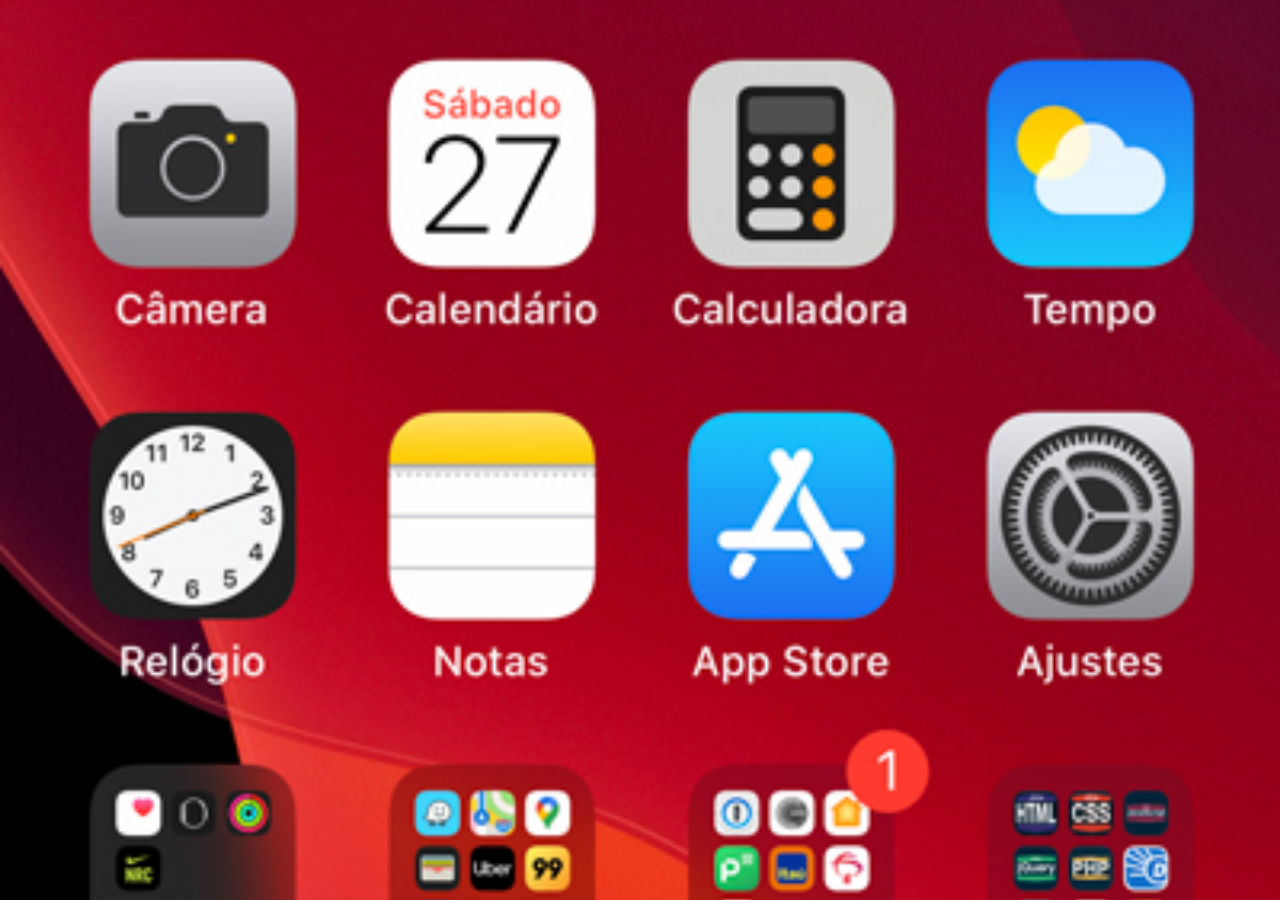
<file: home.html>
<!DOCTYPE html>
<html lang="pt-BR">

<head>
    <meta charset="UTF-8">
    <meta name="viewport" content="width=device-width, initial-scale=1.0">
    <title>Home</title>
    <style>
        * {
            margin: 0px;
            padding: 0px;
        }

        body {
            width: 100vw;
            height: 100vh;
            background: black url("./src/imagens/tela-home.jpg") no-repeat top center;
            background-size: cover;
        }
    </style>
</head>

<body>

</body>

</html>
</file>
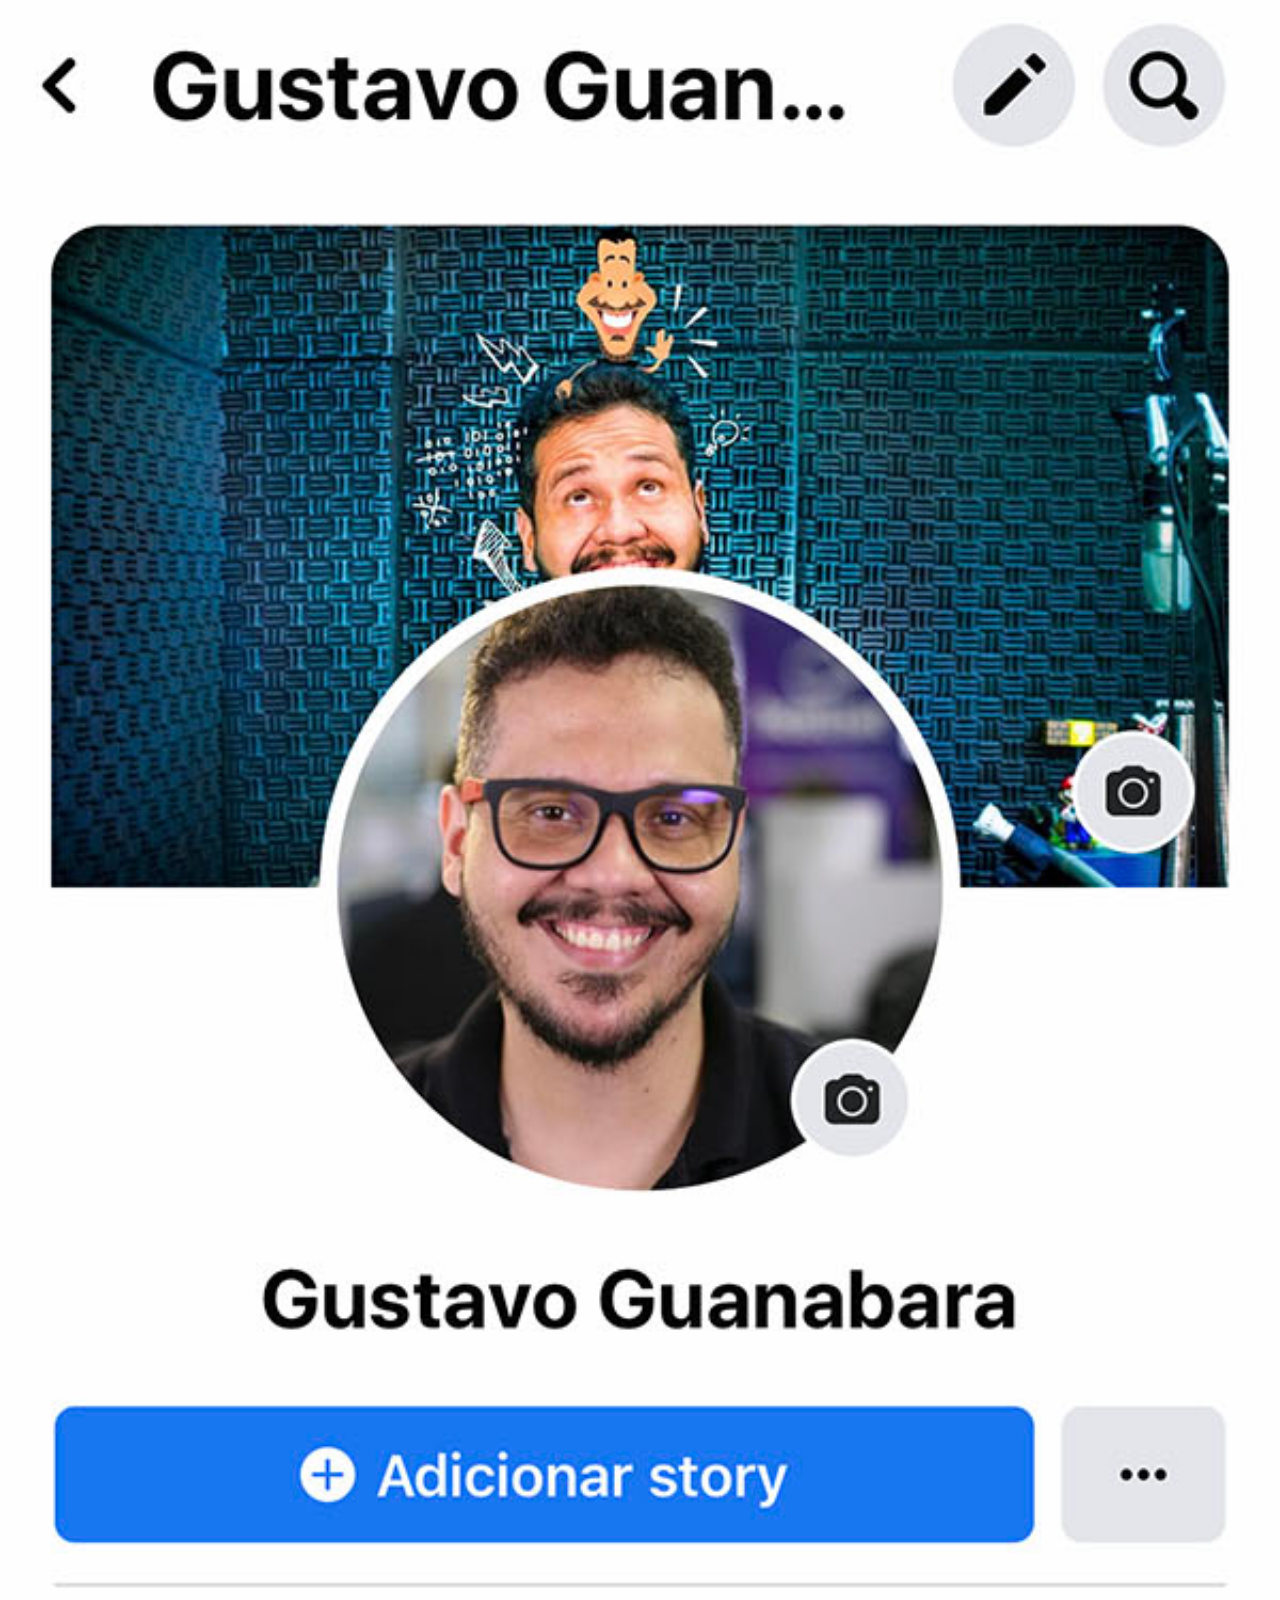
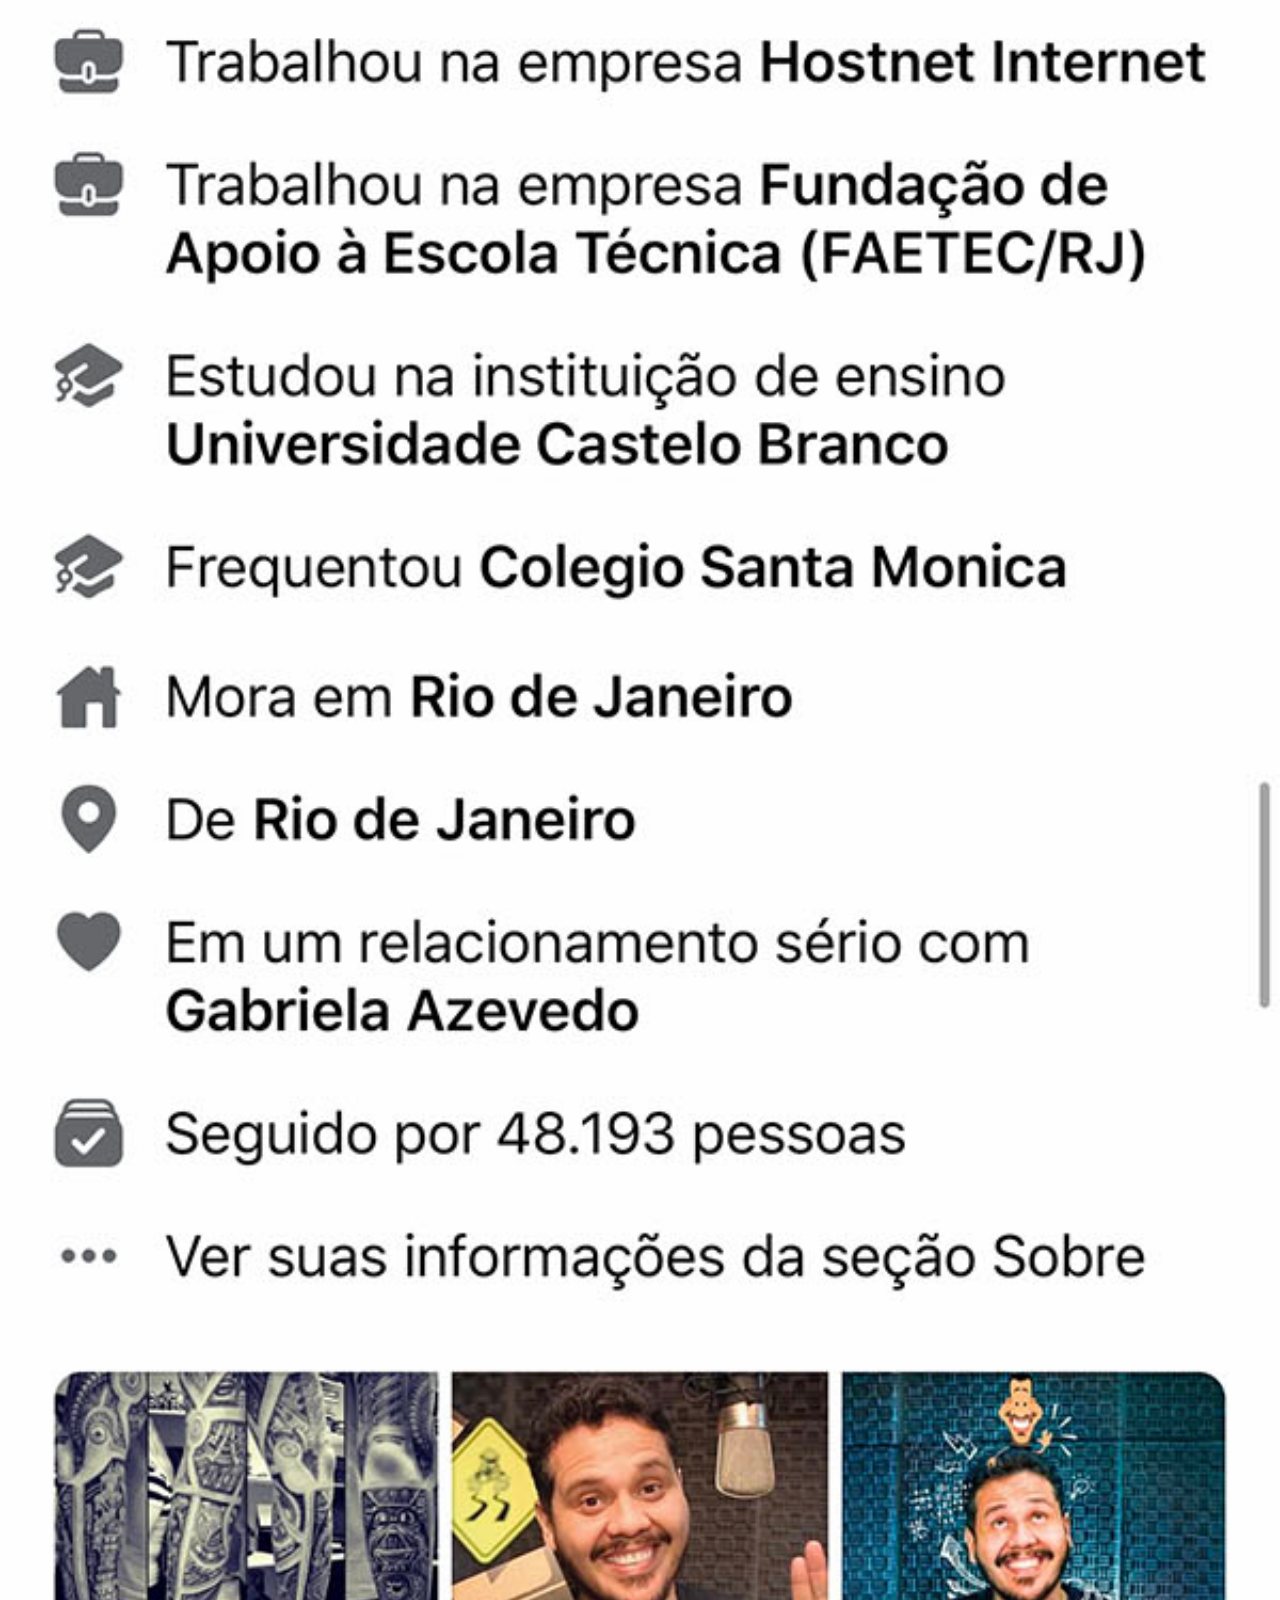
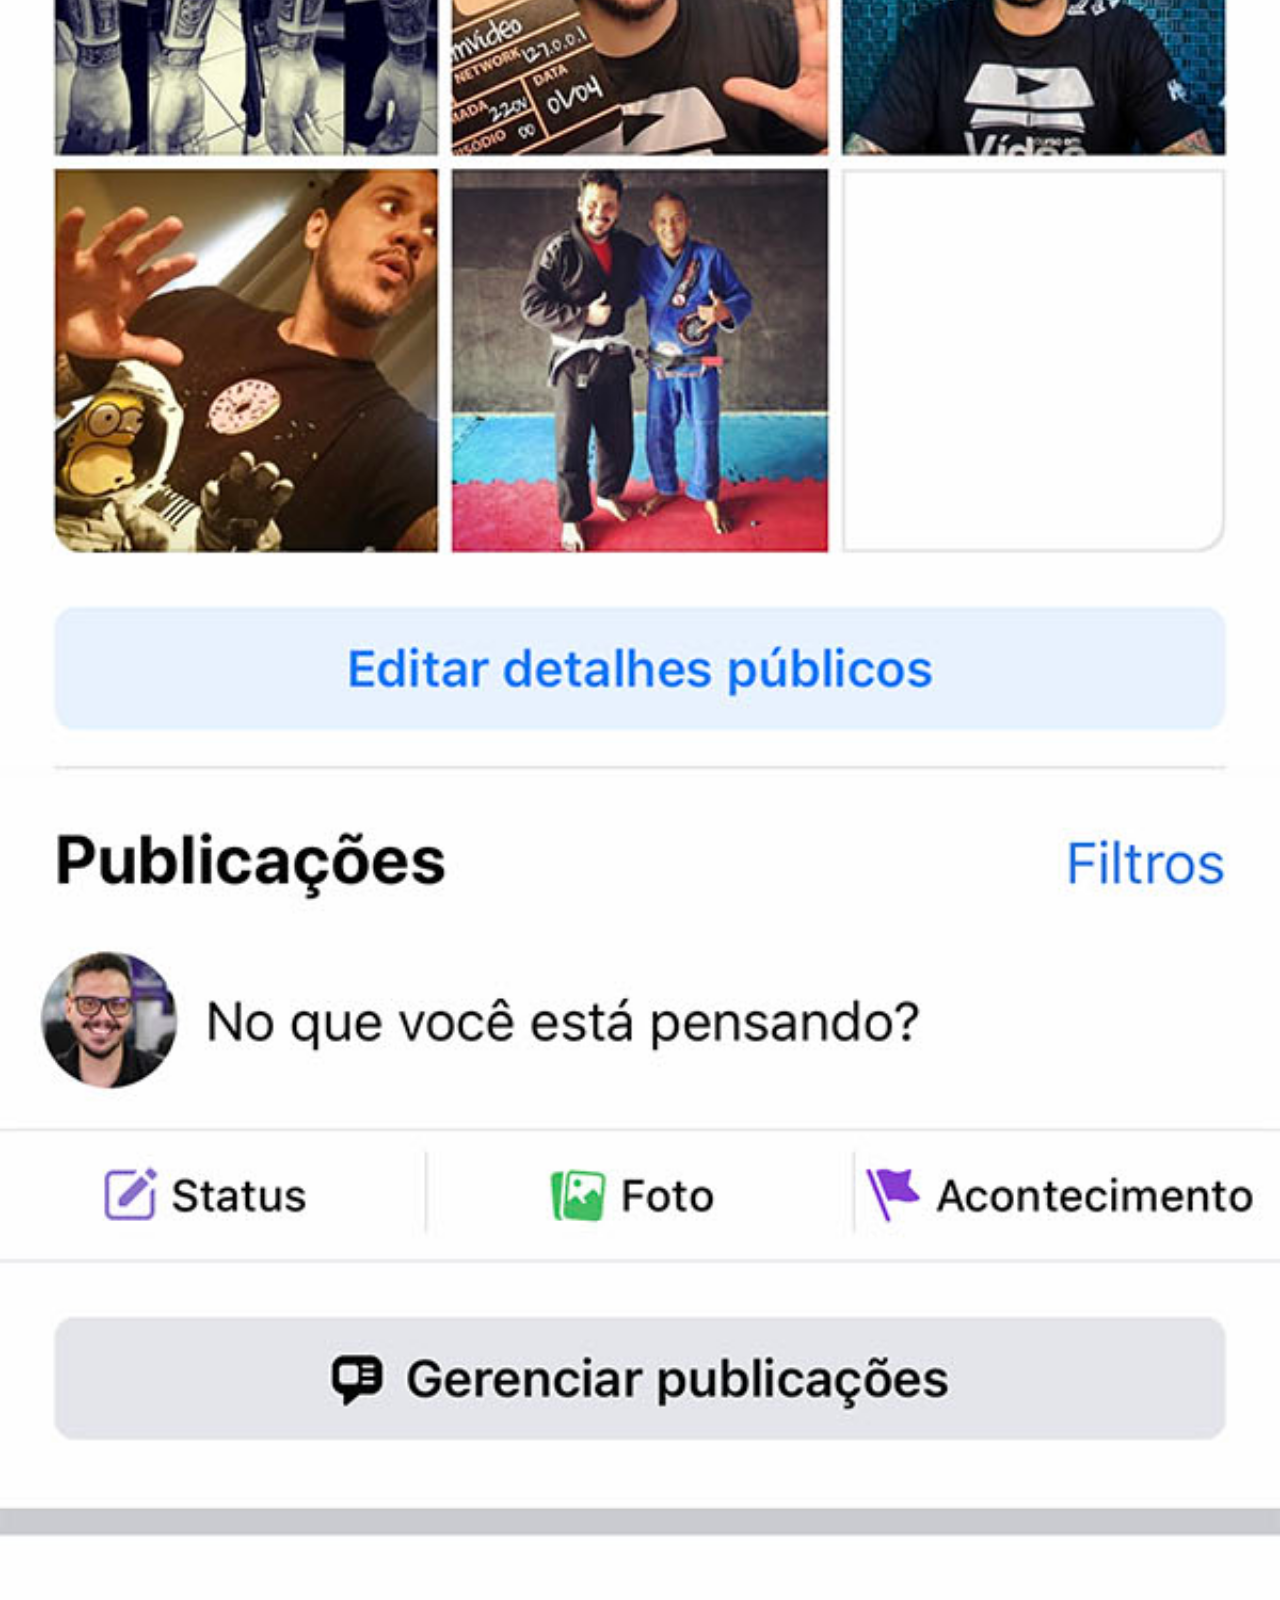
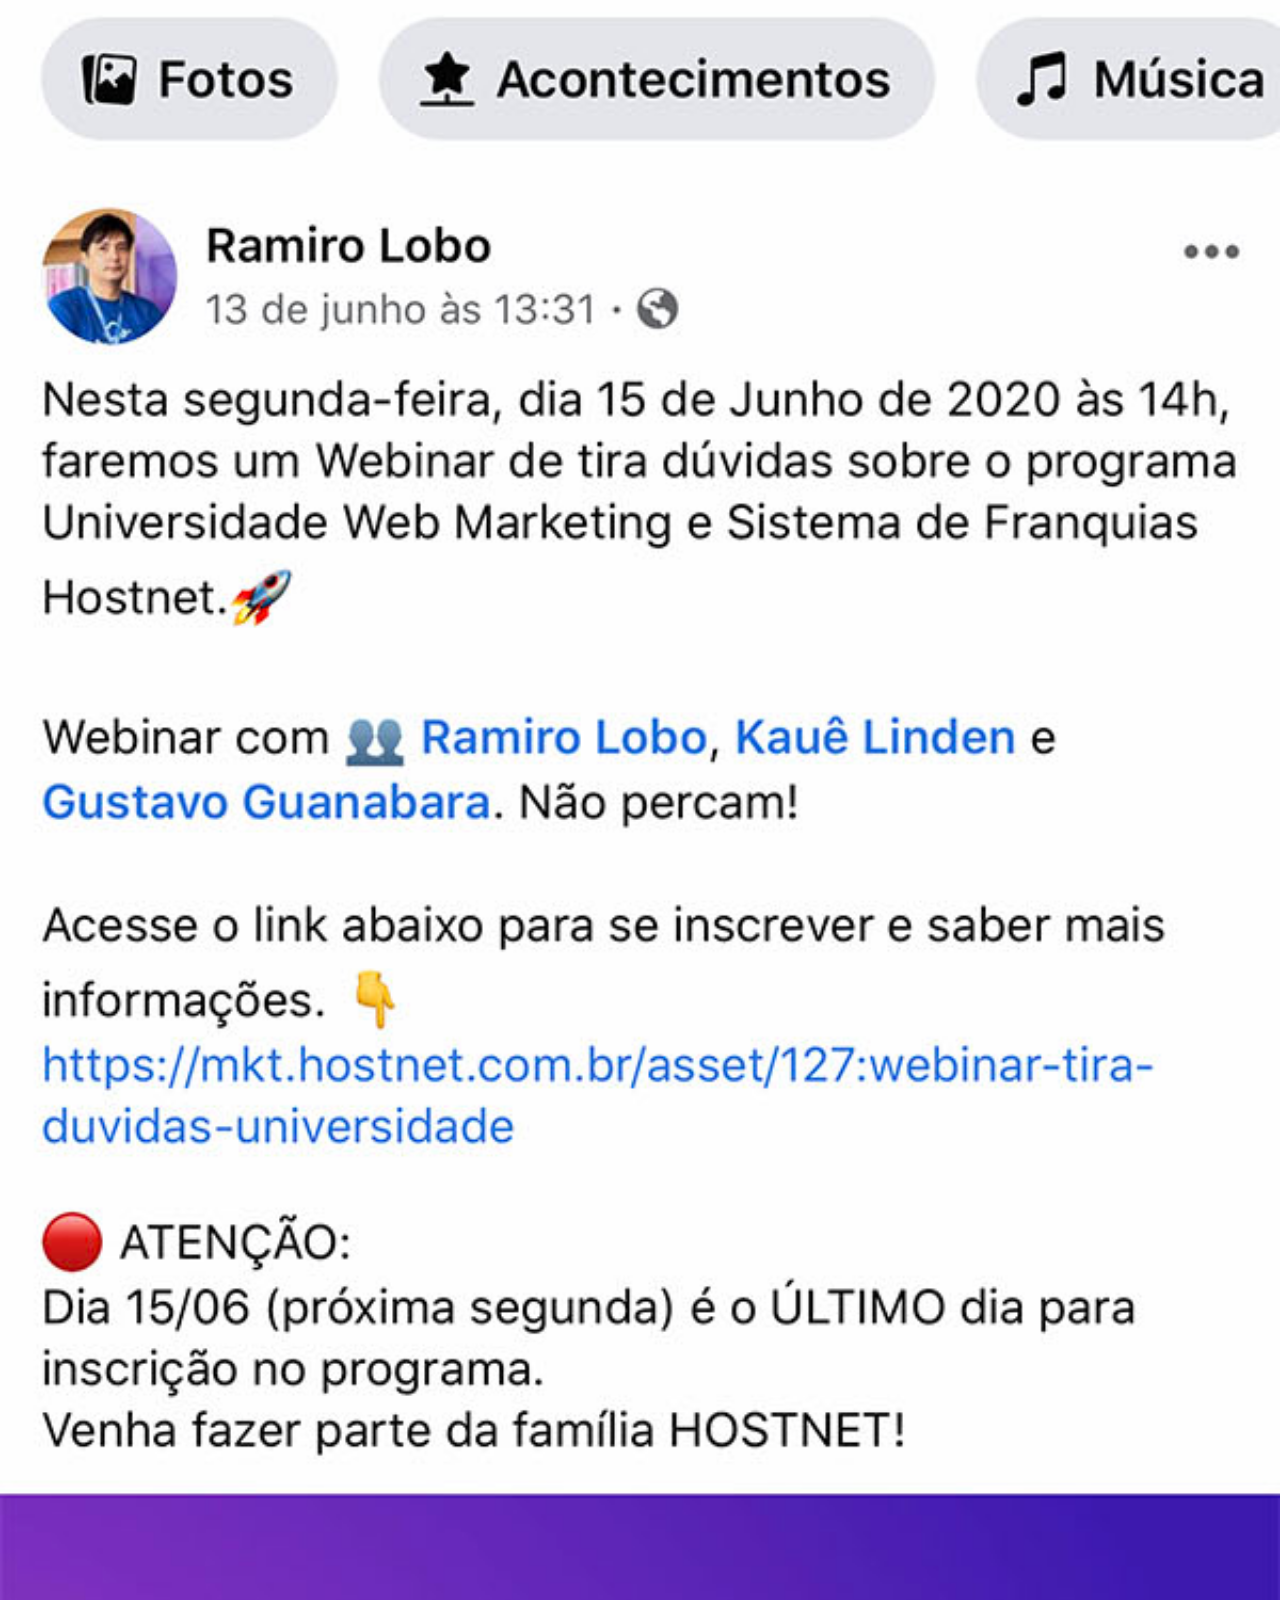
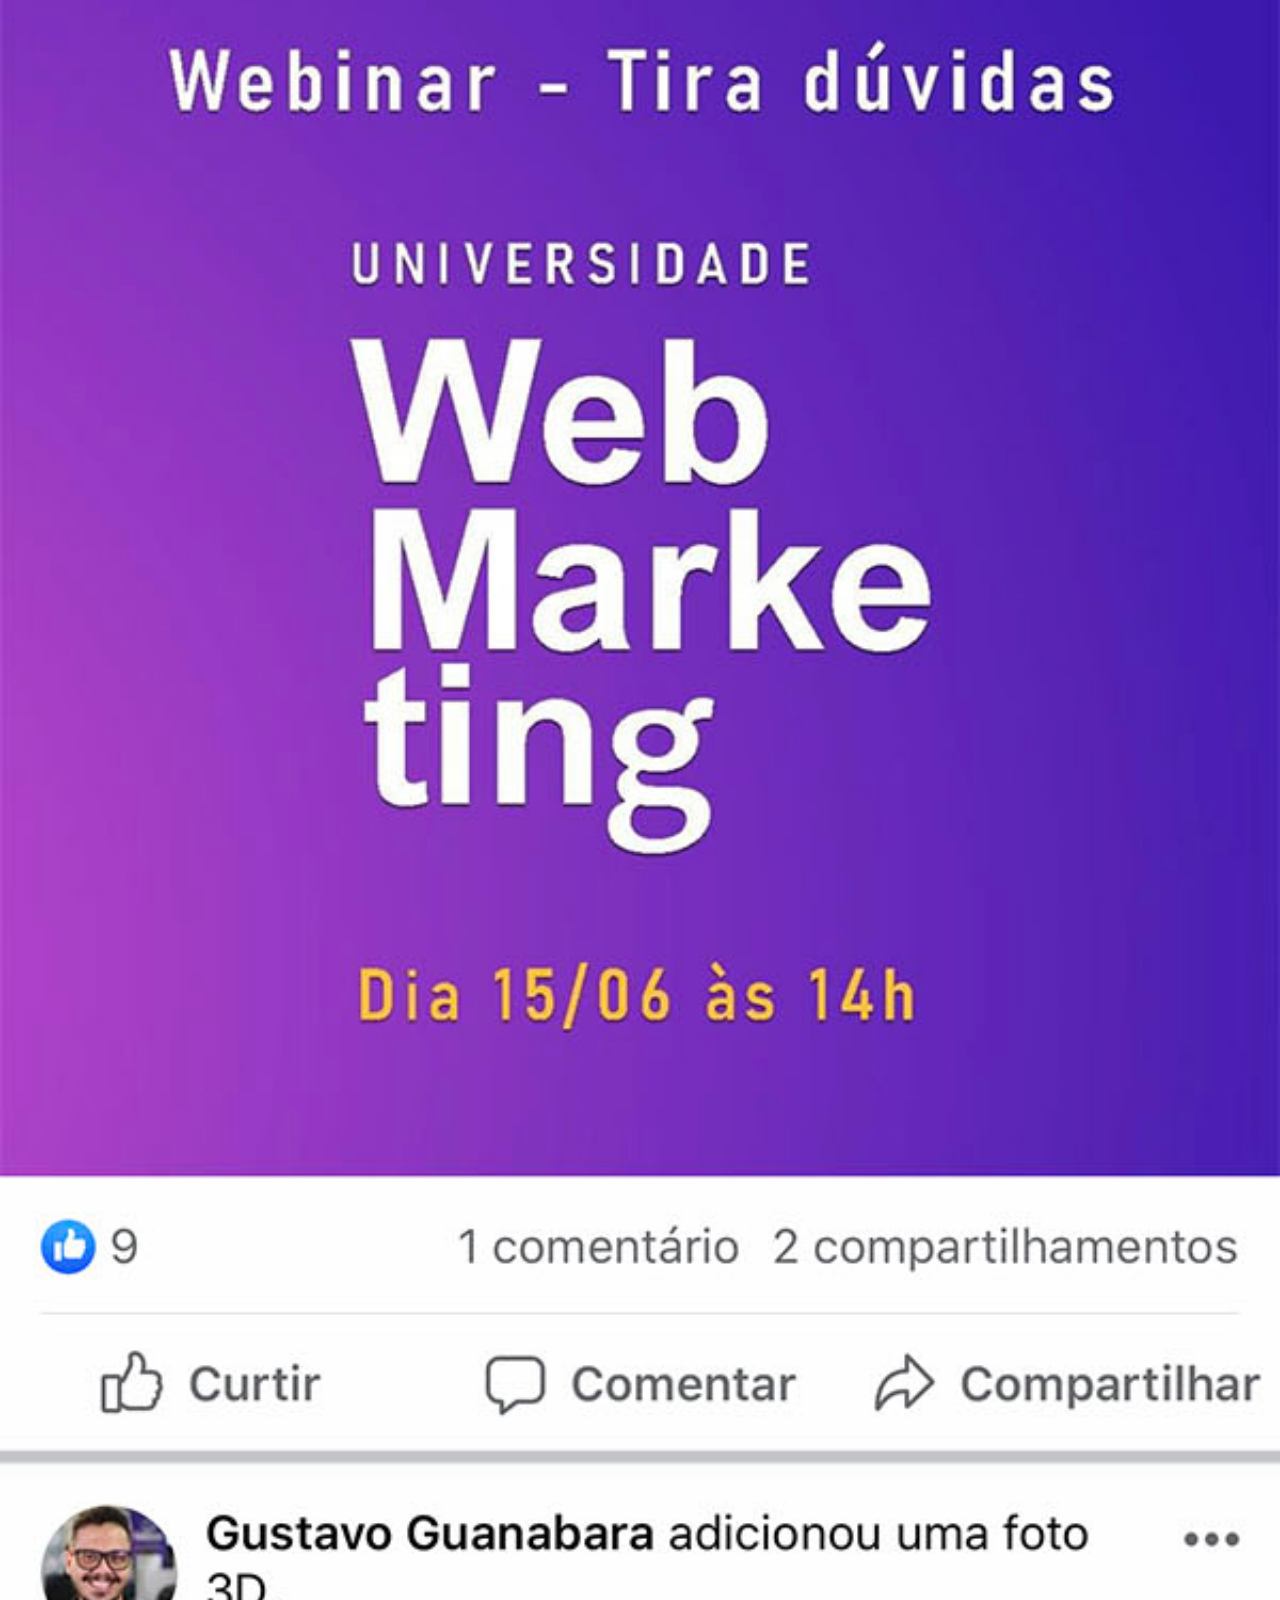
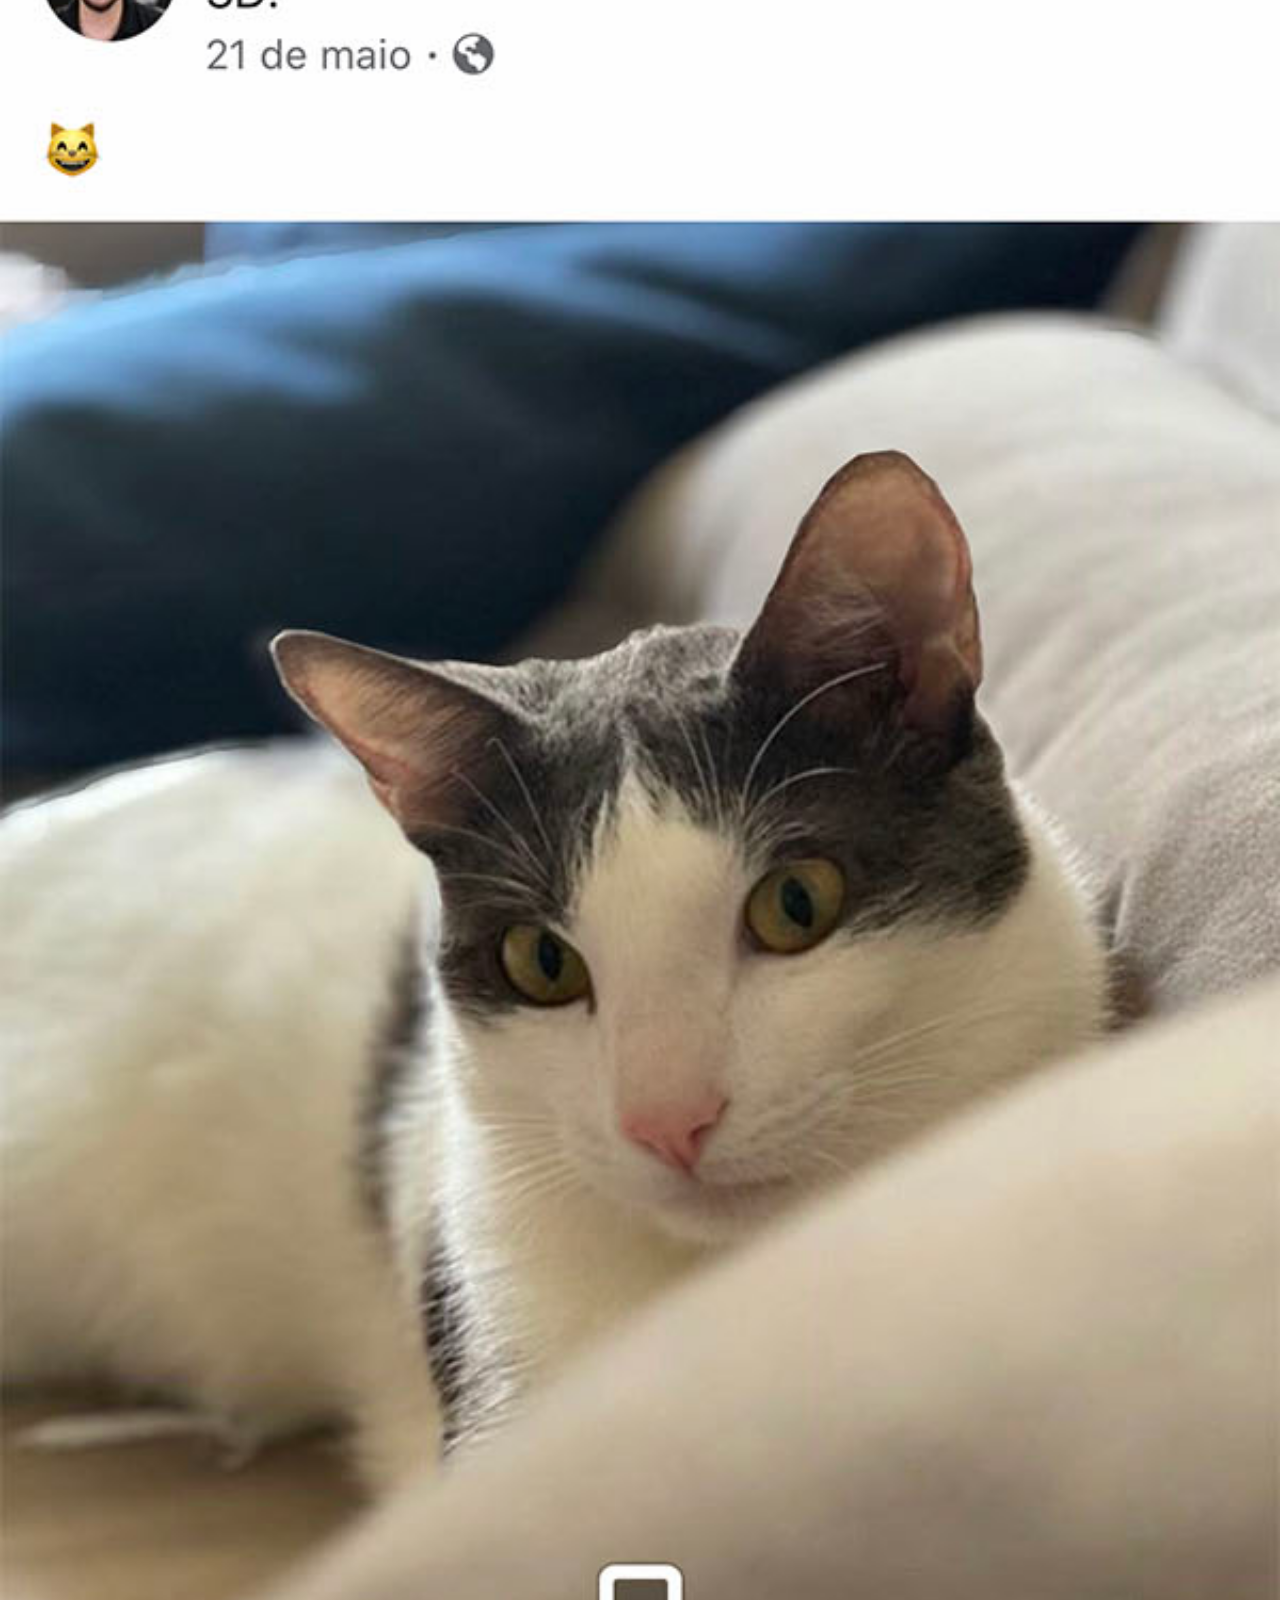
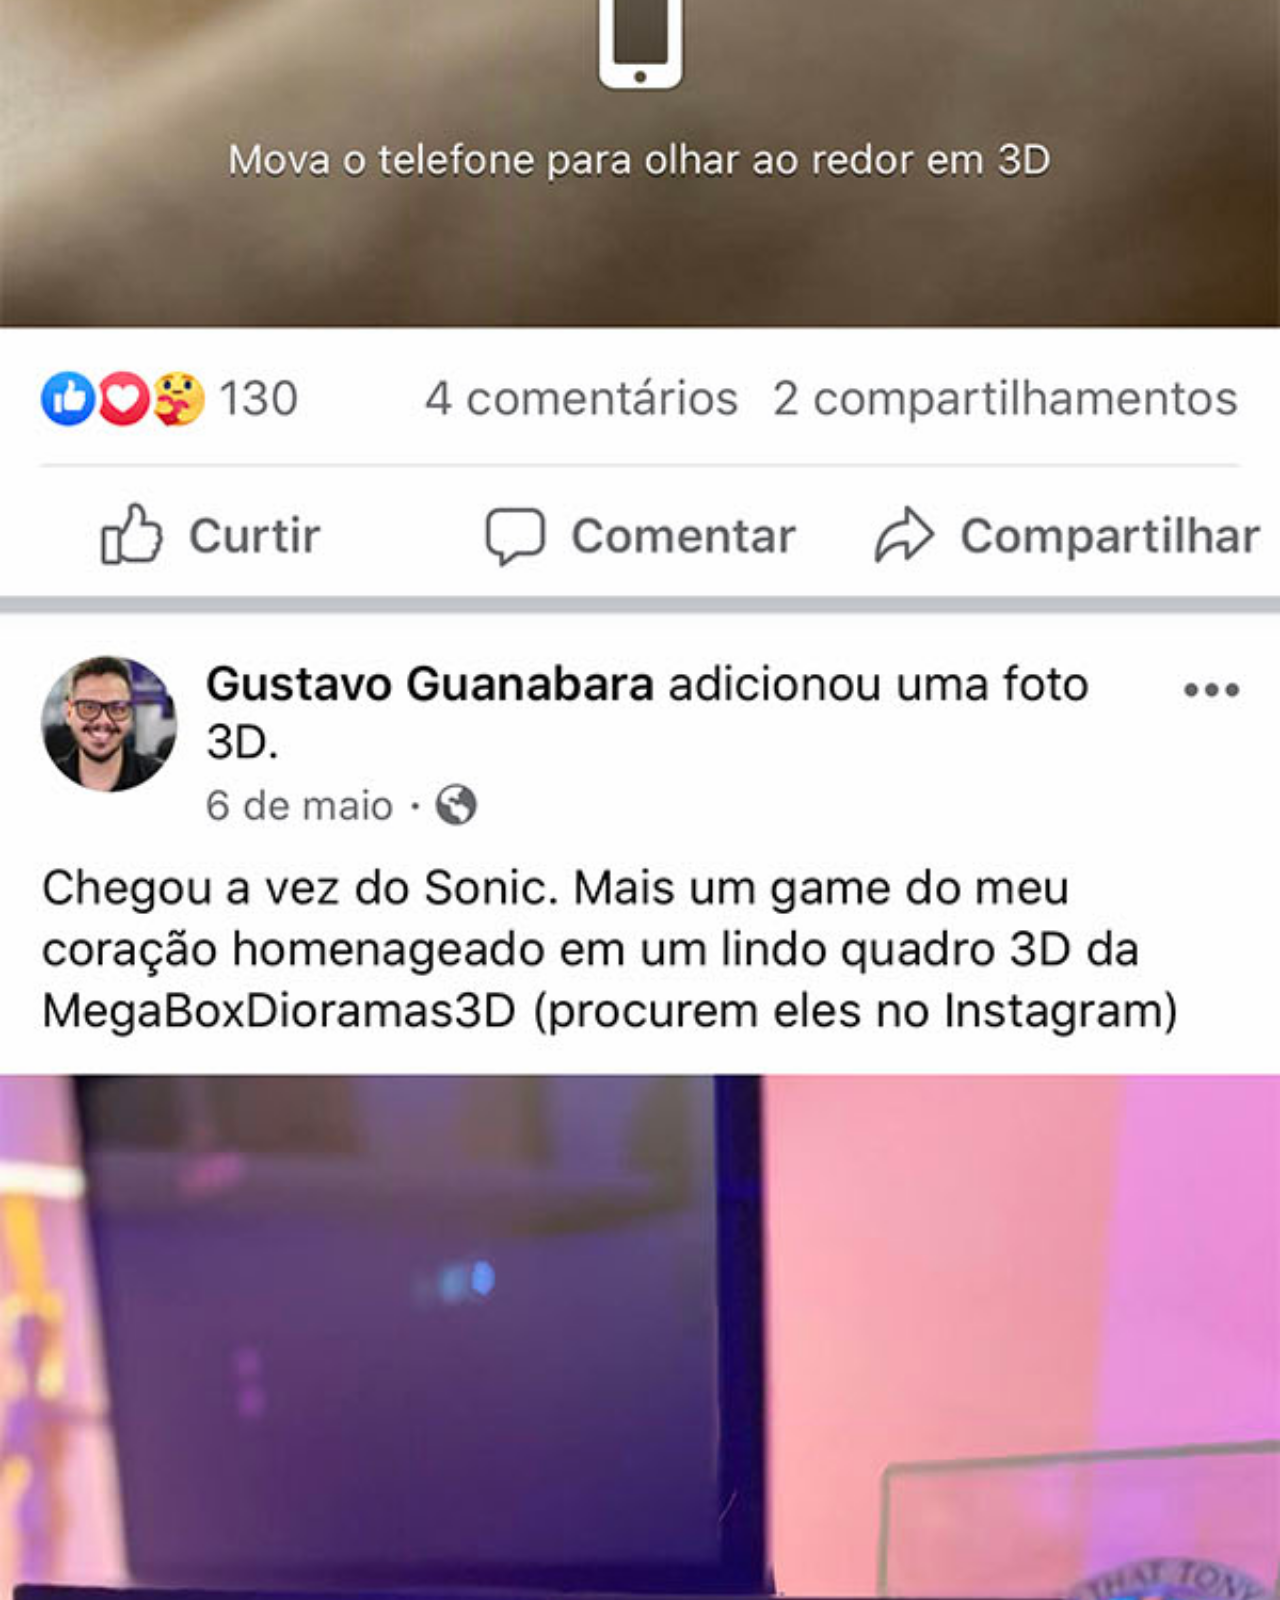
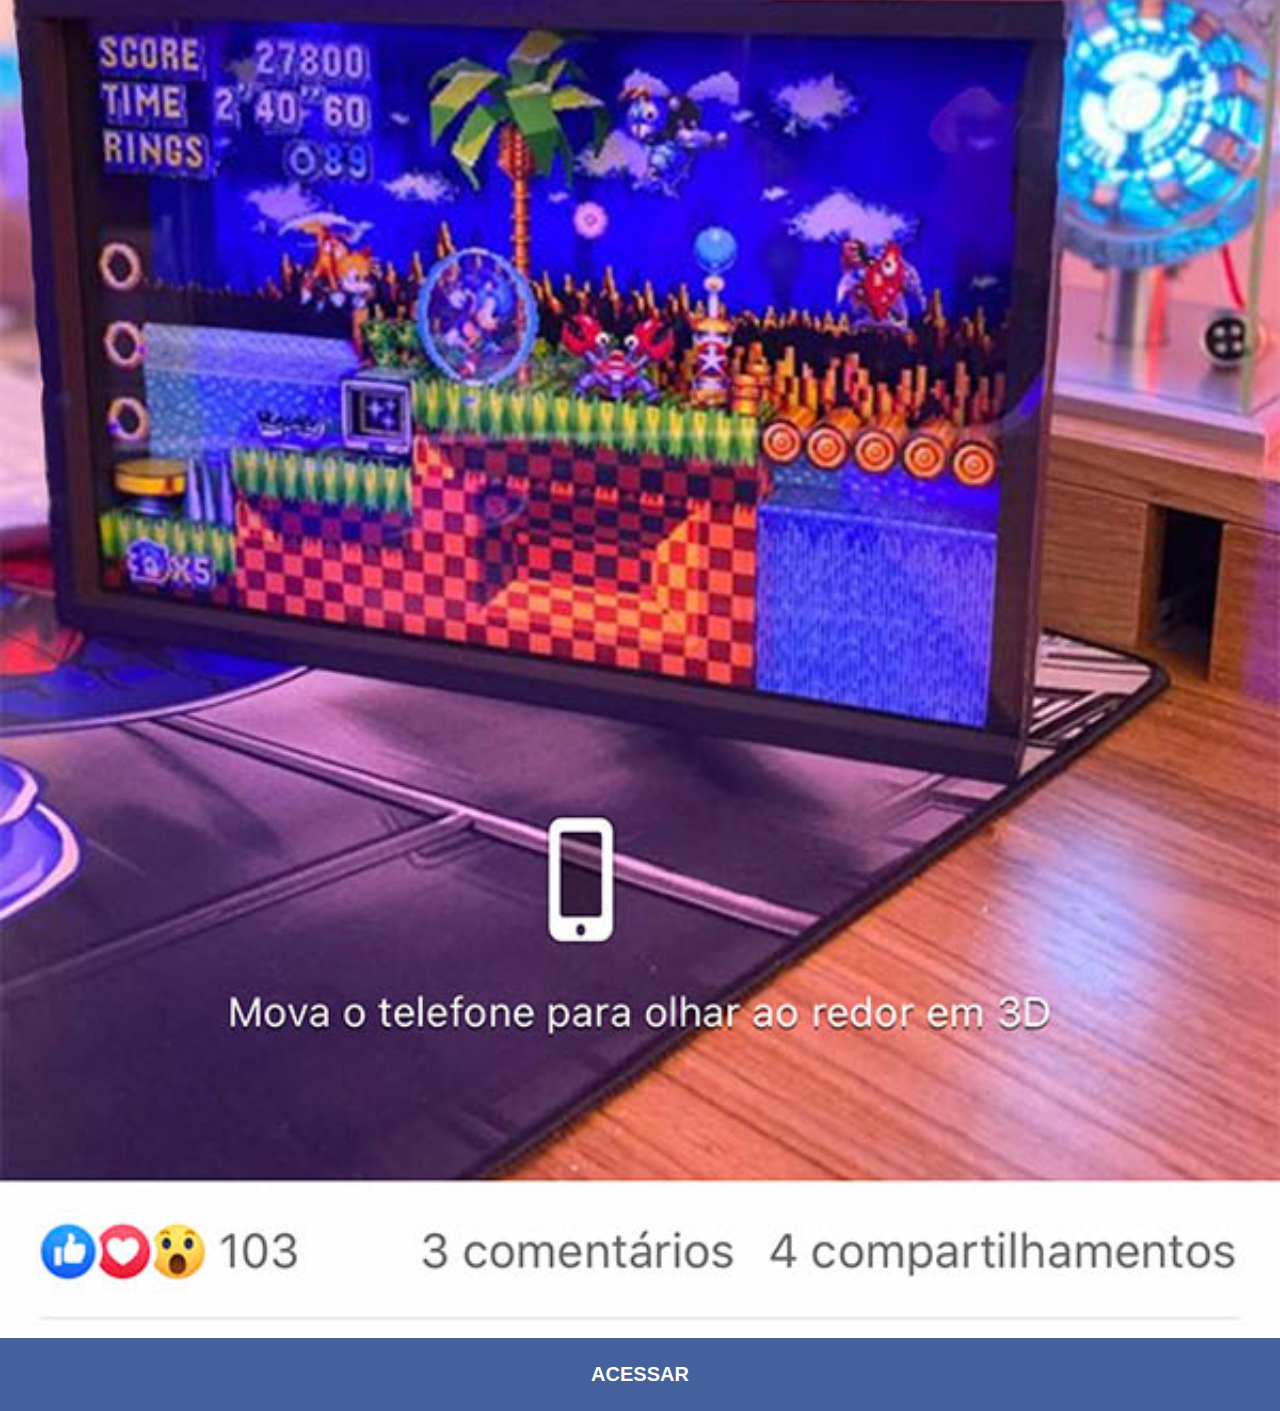
<file: pages/facebook.html>
<!DOCTYPE html>
<html lang="pt-BR">

<head>
    <meta charset="UTF-8">
    <meta name="viewport" content="width=device-width, initial-scale=1.0">
    <title>Facebook</title>
    <link rel="shortcut icon" href="../src/imagens/logo-facebook.jpg" type="image/x-icon">
    <link rel="stylesheet" href="../styles/indexPages.css">
    <style>
        #botao-facebook {
            background-color: #44609D;

        }
    </style>

</head>

<body>
    <main>
        <img src="../src/imagens/tela-facebook.jpg" alt="">
    </main>
    <footer>
        <a href="https://web.facebook.com/CursosEmVideo/?locale=pt_BR&_rdc=1&_rdr#" target="_blank" id="botao-facebook"
            class="botao">ACESSAR</a>
    </footer>
</body>

</html>
</file>
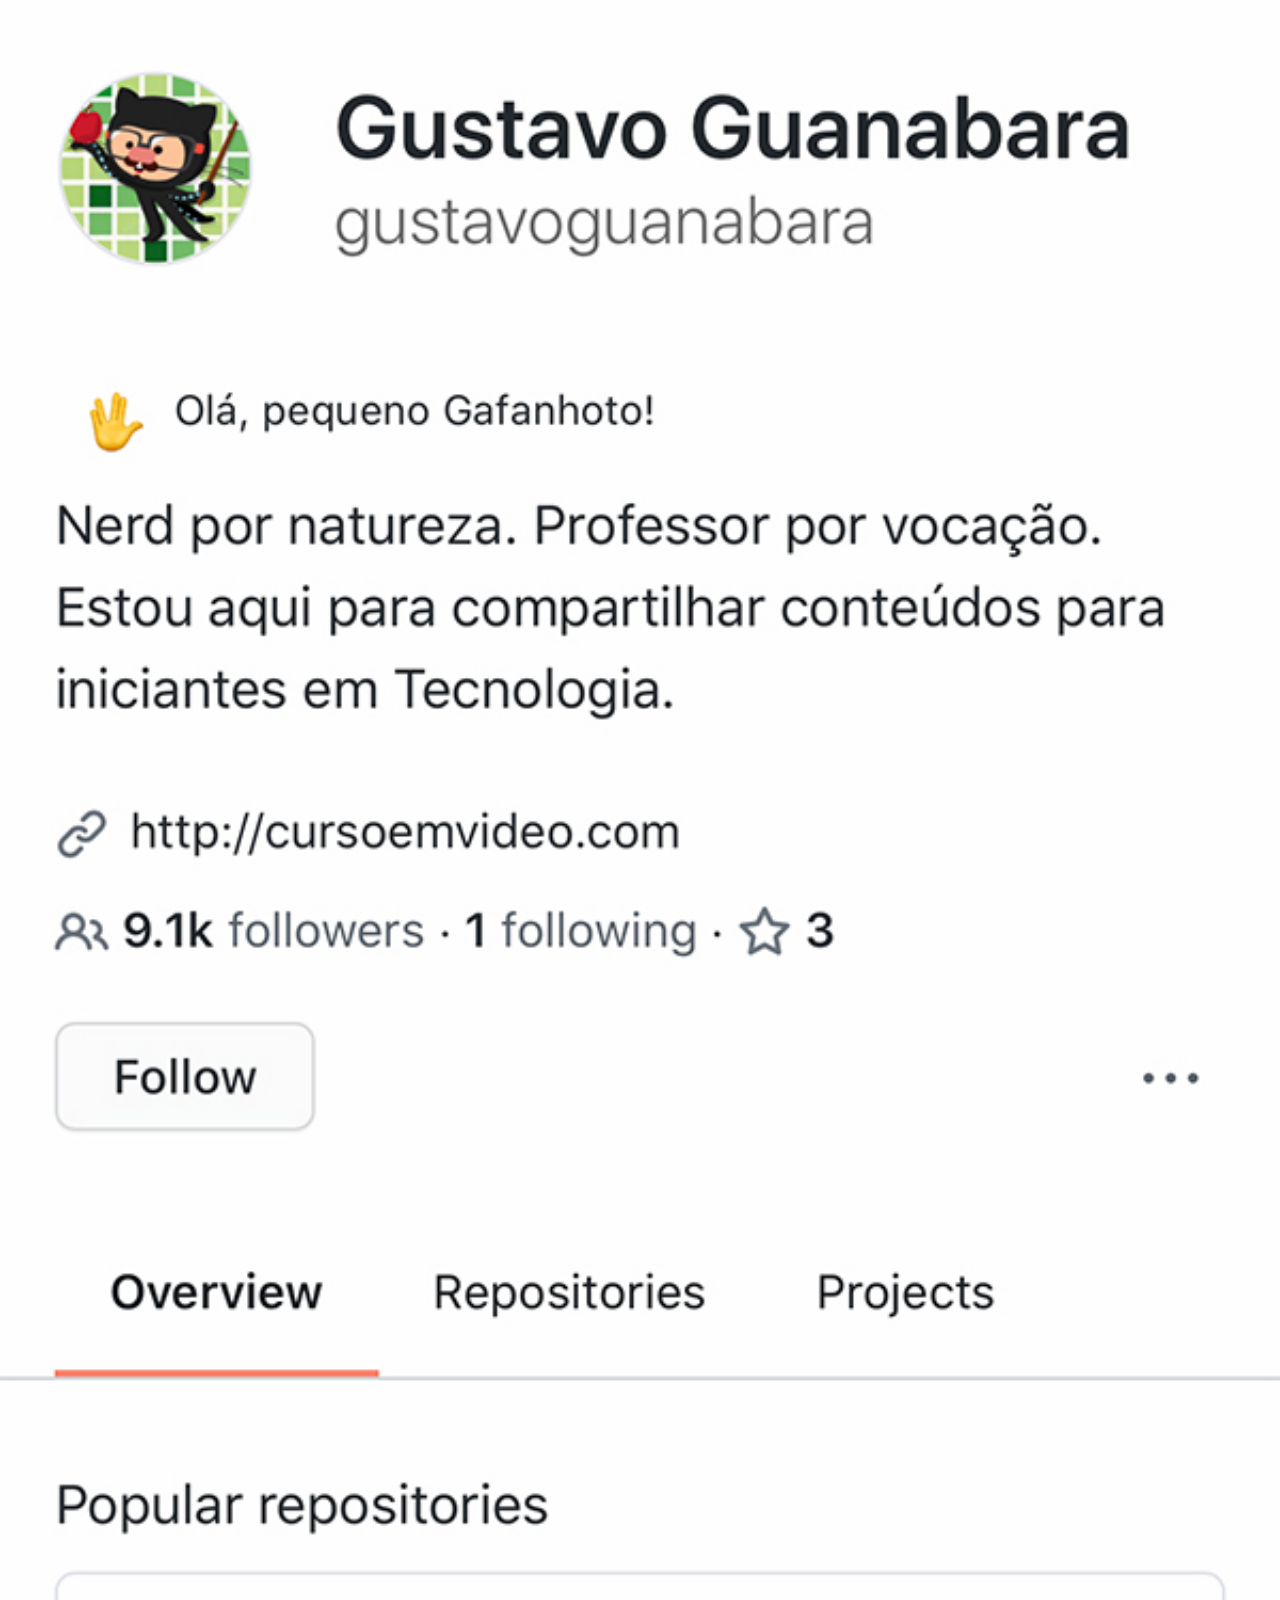
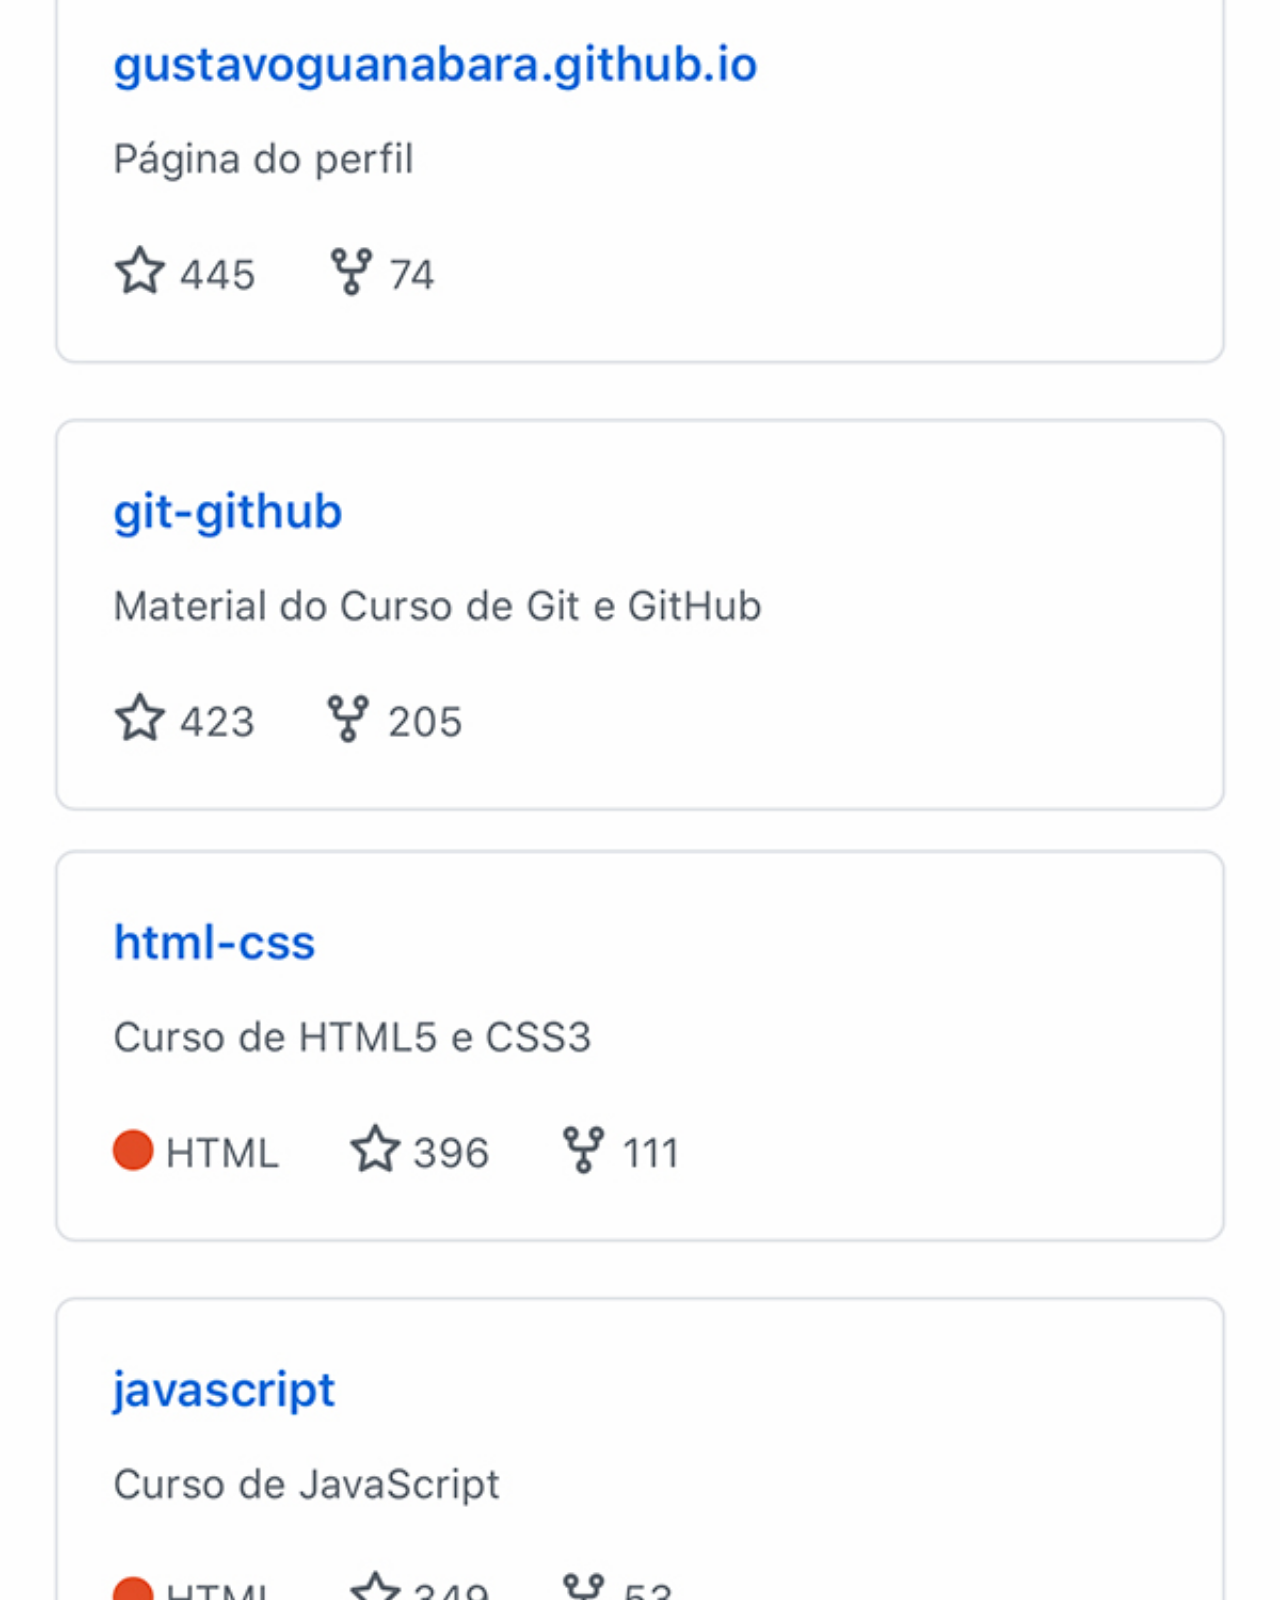
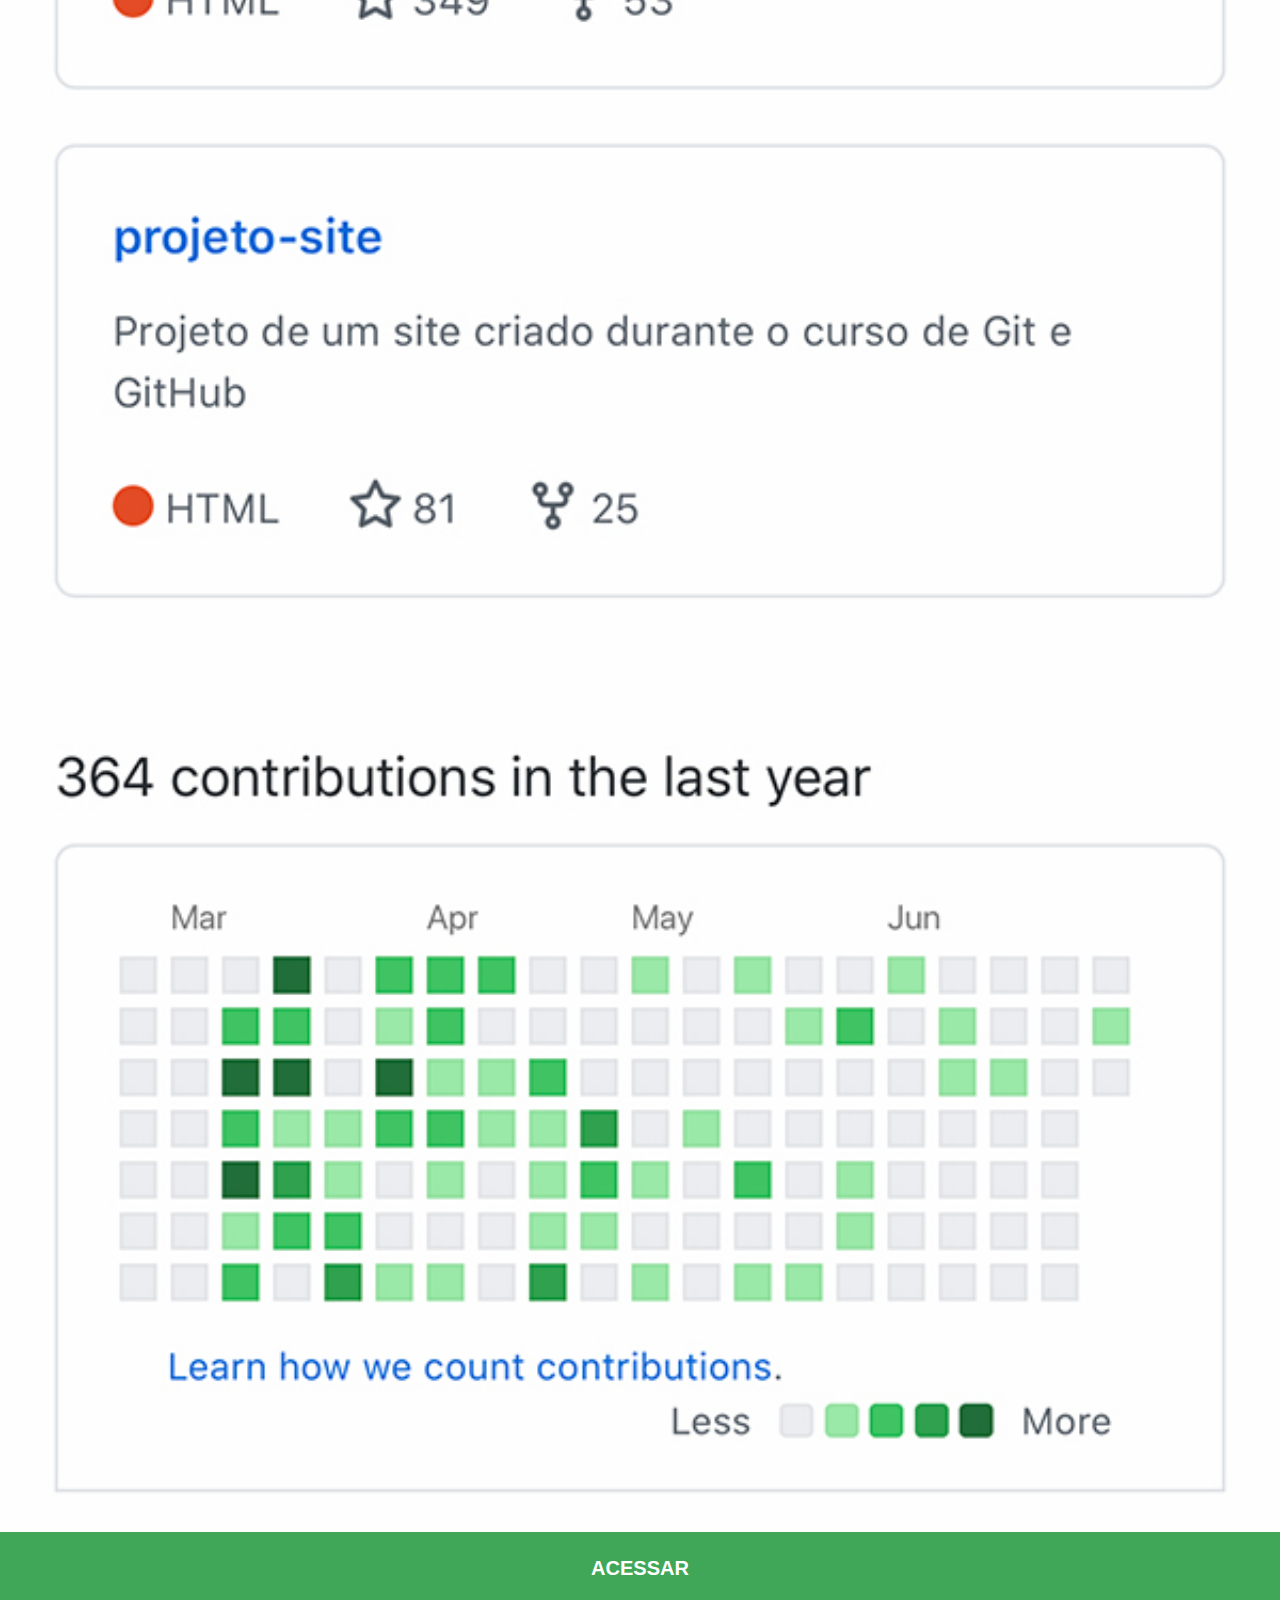
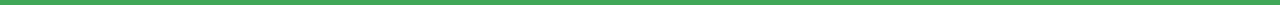
<file: pages/github.html>
<!DOCTYPE html>
<html lang="pt-BR">

<head>
    <meta charset="UTF-8">
    <meta name="viewport" content="width=device-width, initial-scale=1.0">
    <link rel="stylesheet" href="/styles/indexPages.css">
    <link rel="shortcut icon" href="../src/imagens/logo-github.jpg" type="image/x-icon">
    <title>Github</title>
    <style>
        #botao-github {
            background-color: #40A758;

        }
    </style>
</head>

<body style="background-color: black;">
    <main><img src="../src/imagens/tela-github.jpg" alt=""></main>
    <footer><a href="https://github.com/gustavoguanabara" target="_blank" id="botao-github" class="botao">ACESSAR</a>
    </footer>
</body>

</html>
</file>
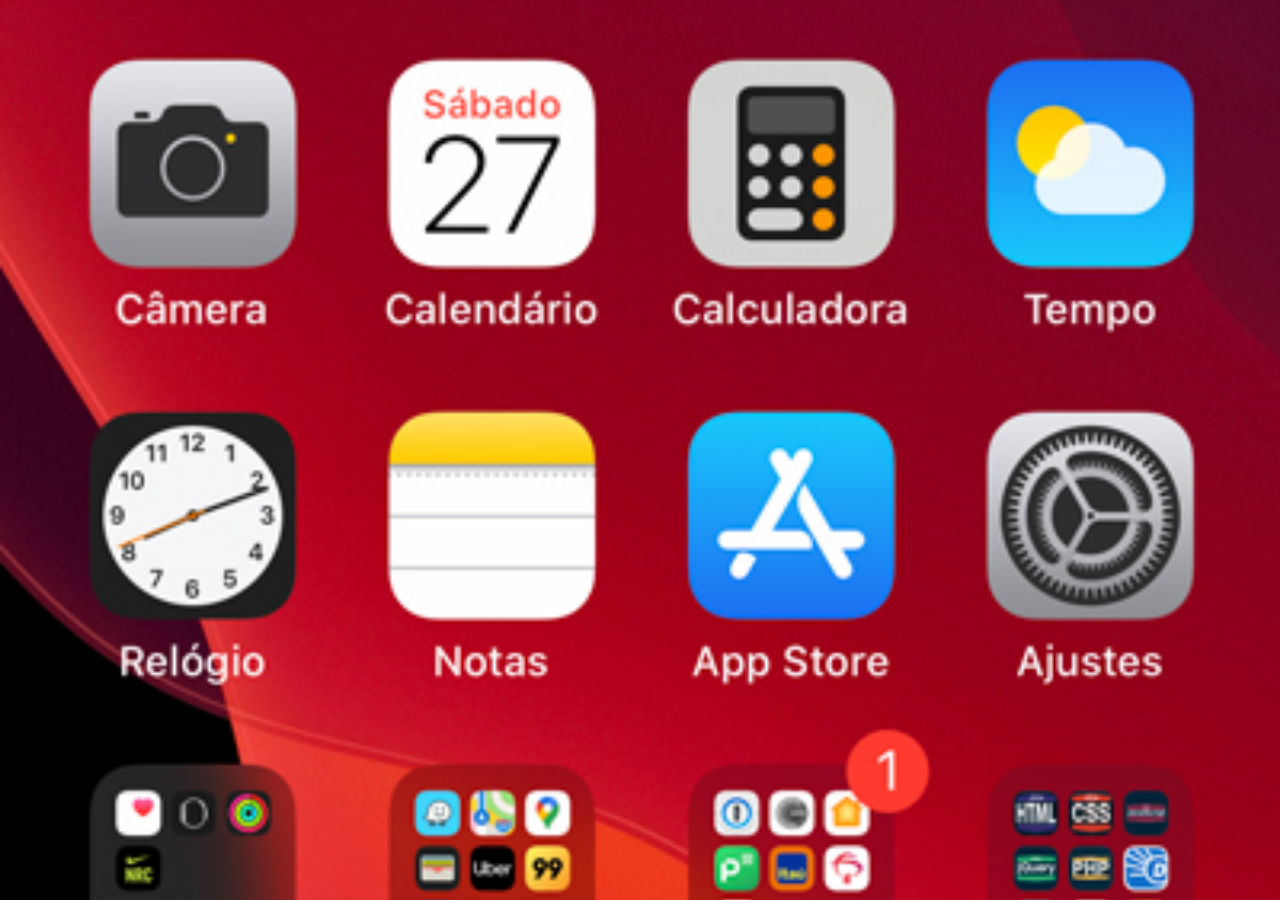
<file: pages/home.html>
<!DOCTYPE html>
<html lang="pt-BR">

<head>
    <meta charset="UTF-8">
    <meta name="viewport" content="width=device-width, initial-scale=1.0">
    <title>Home</title>
    <style>
        * {
            margin: 0px;
            padding: 0px;
        }

        body {
            width: 100vw;
            height: 100vh;
            background: black url("../src/imagens/tela-home.jpg") no-repeat top center;
            background-size: cover;
        }
    </style>
</head>

<body>

</body>

</html>
</file>
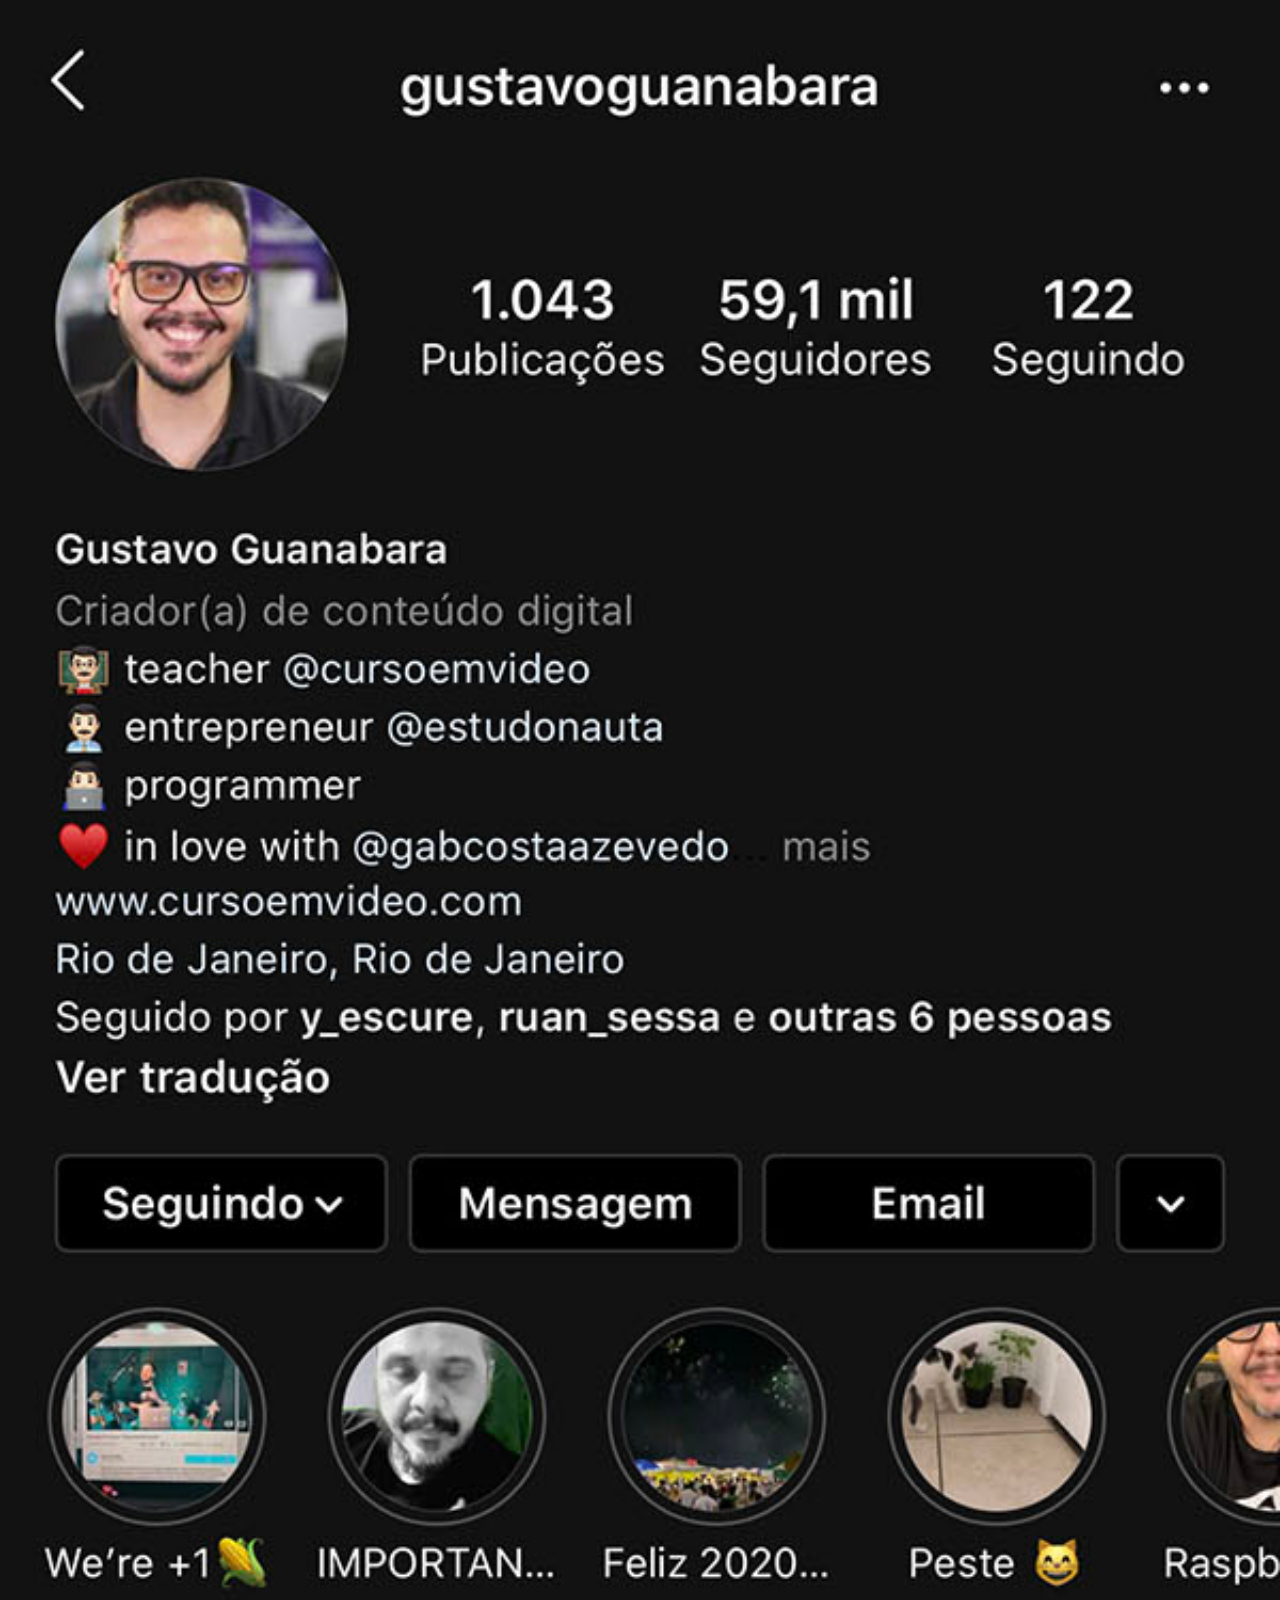
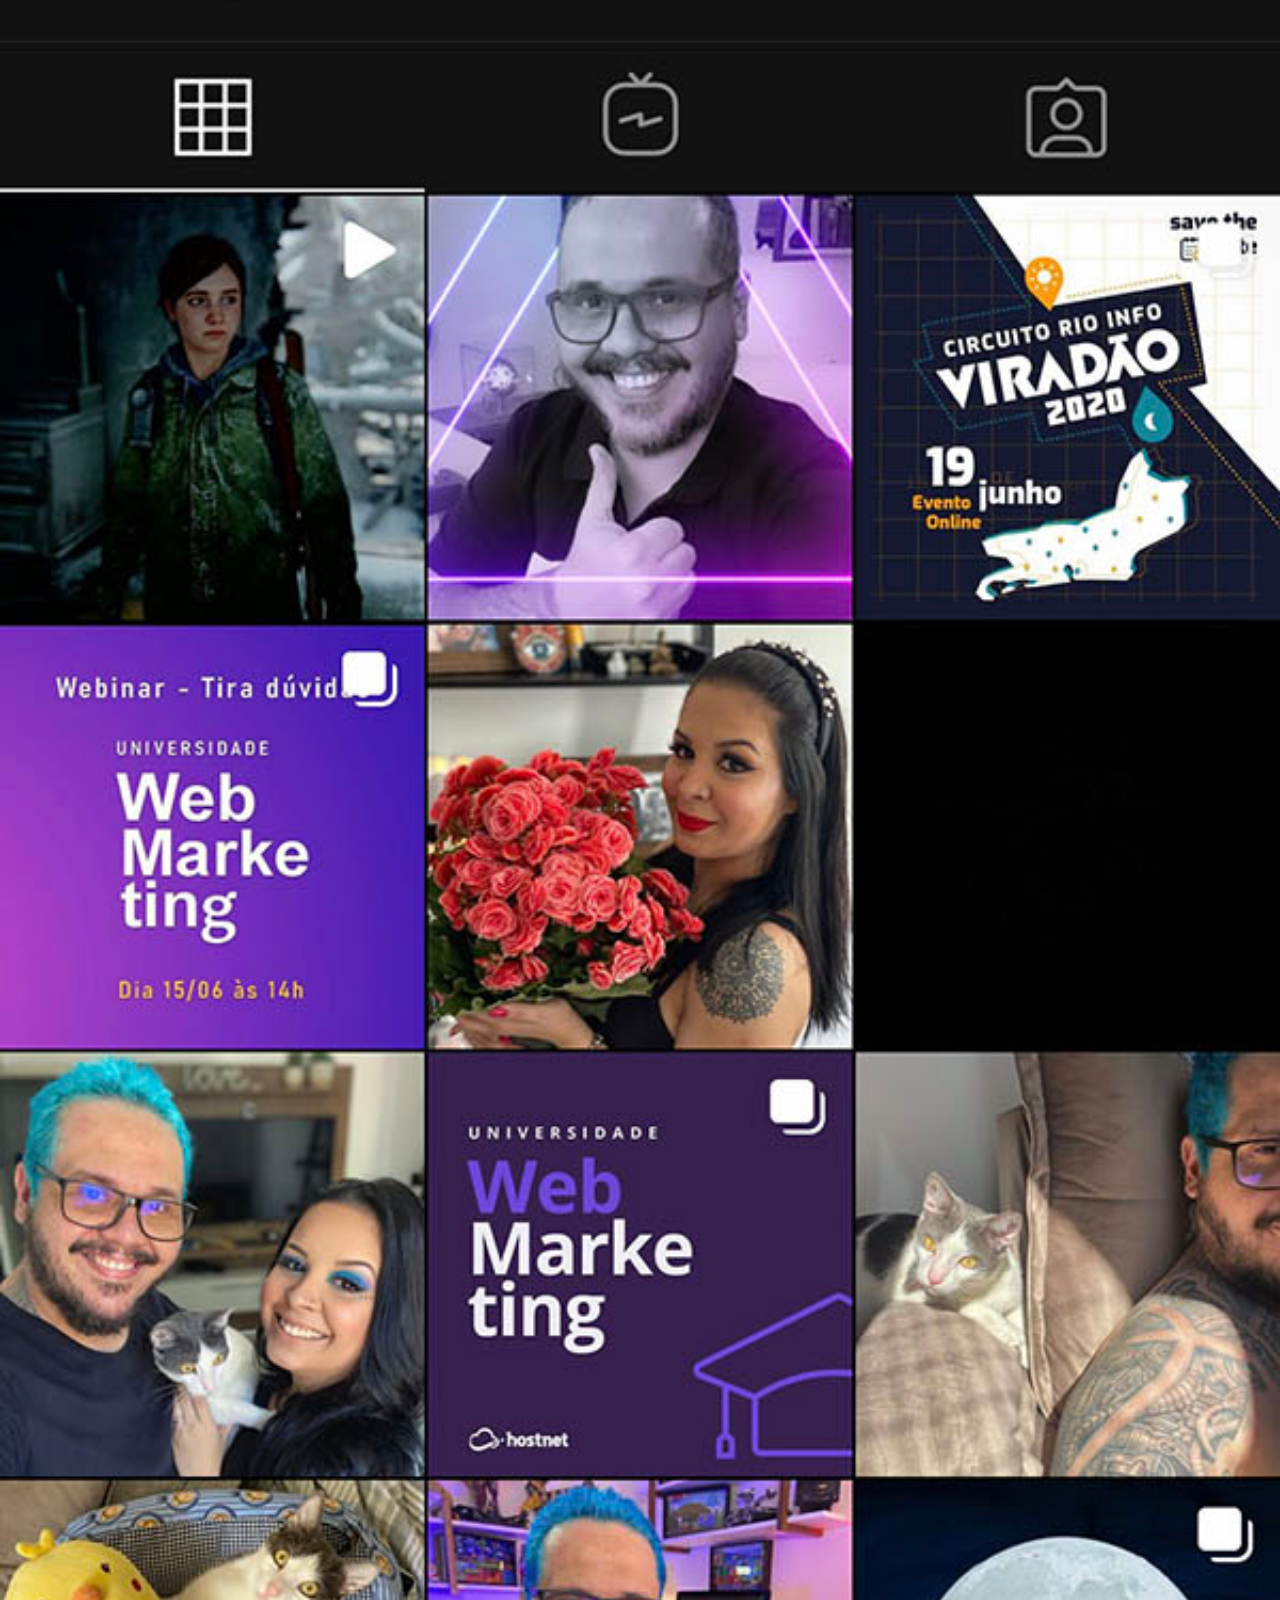
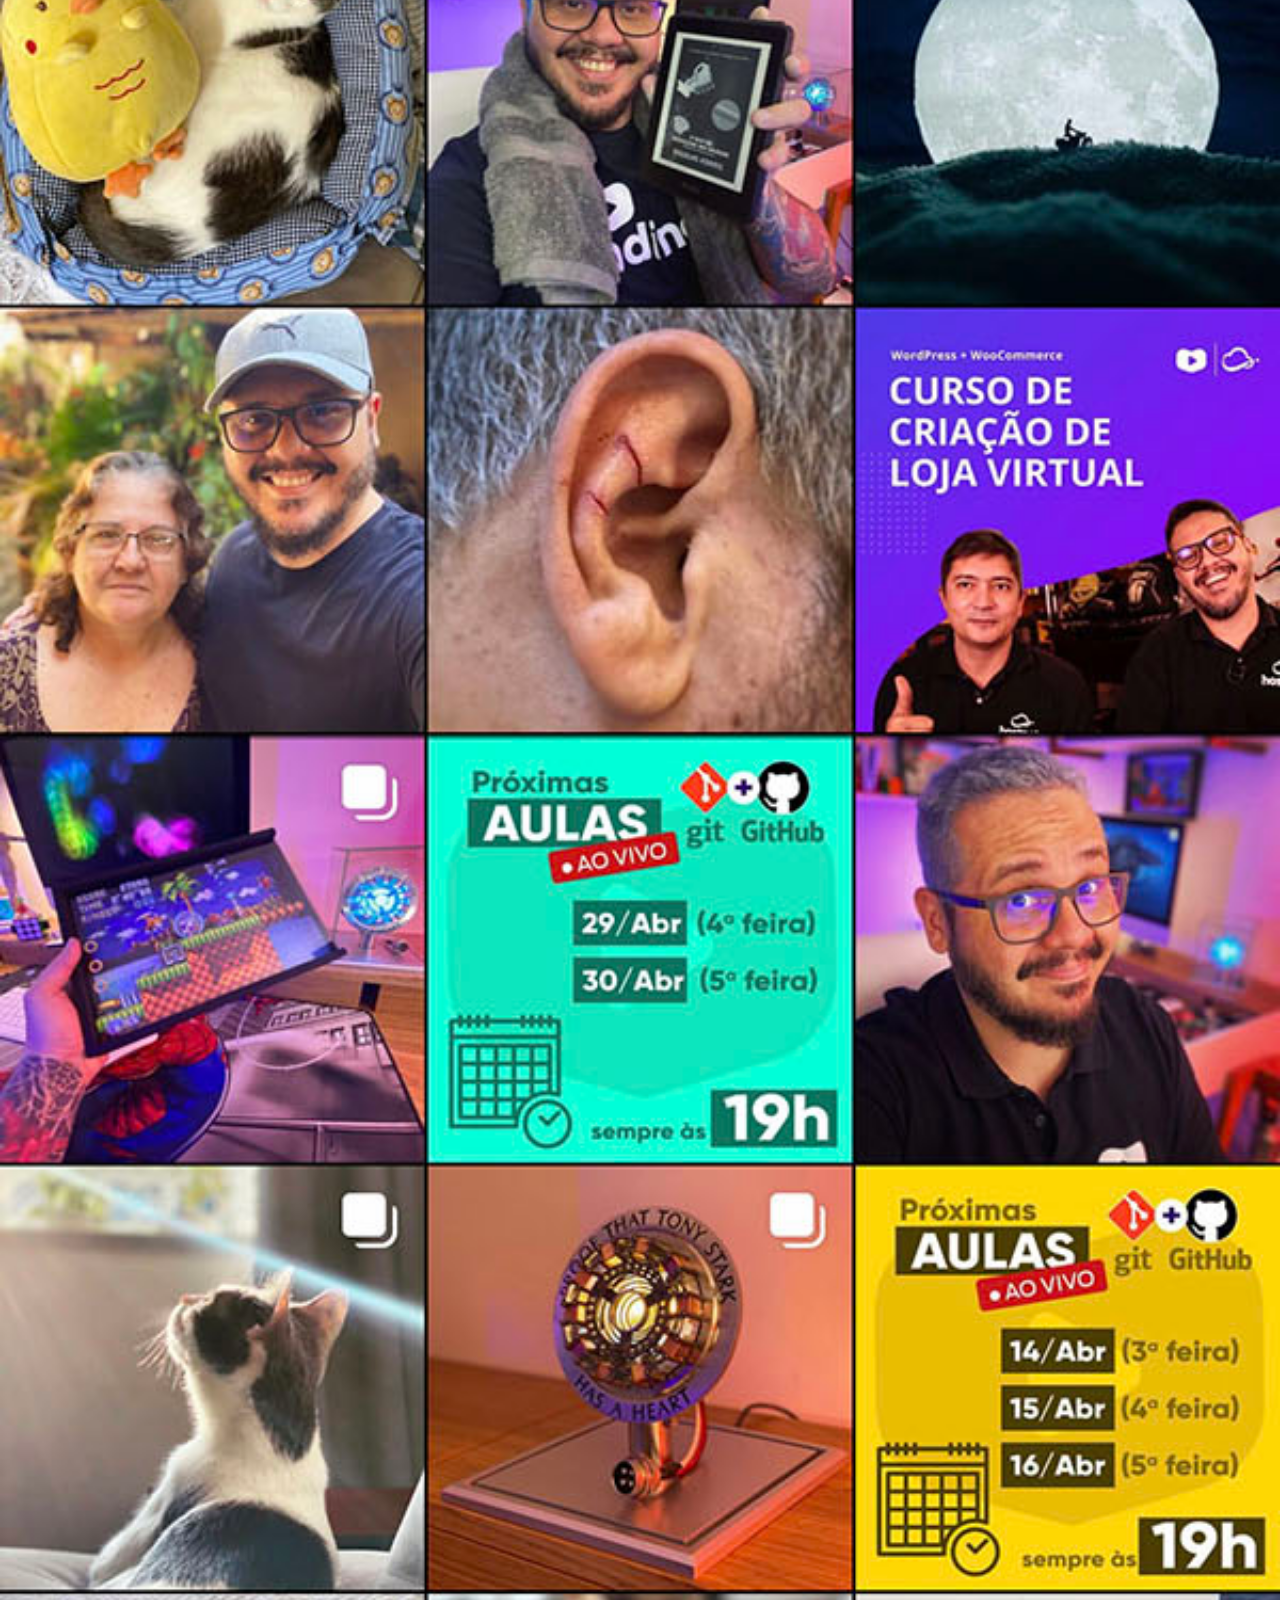
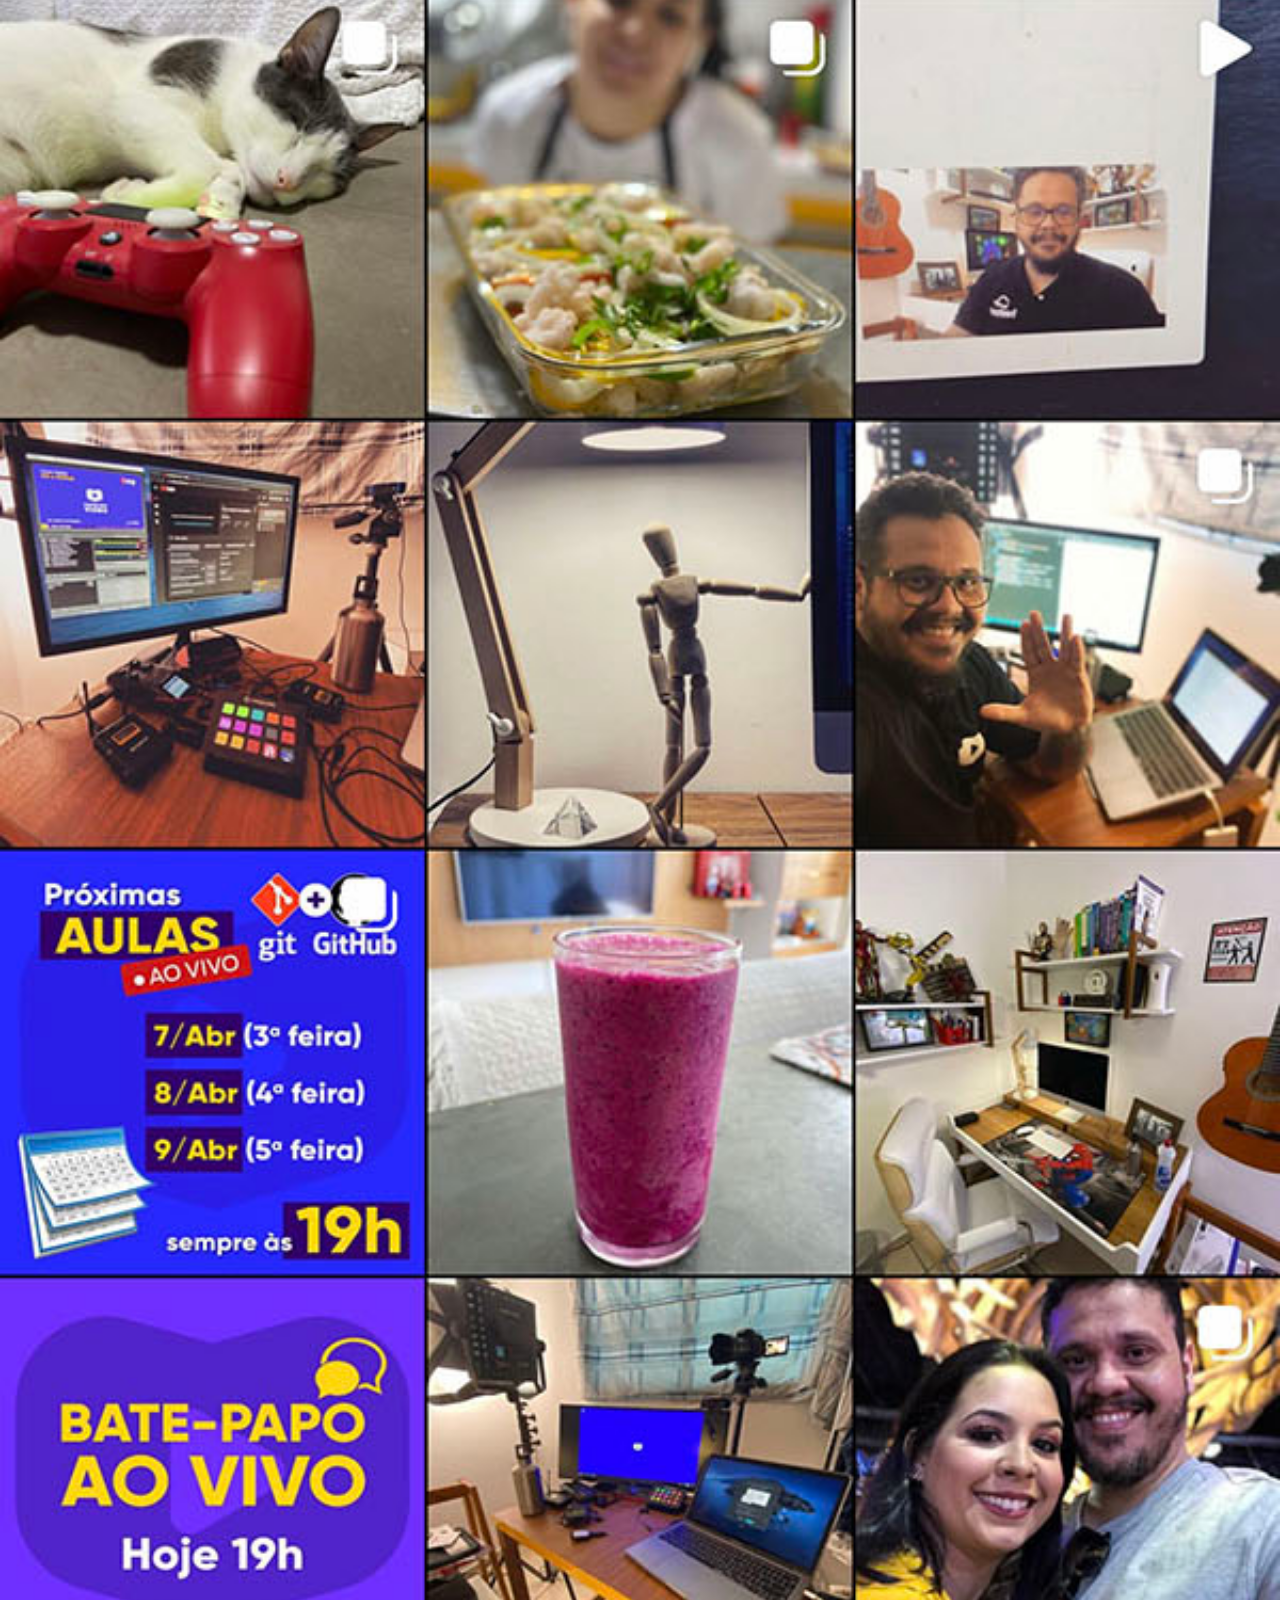
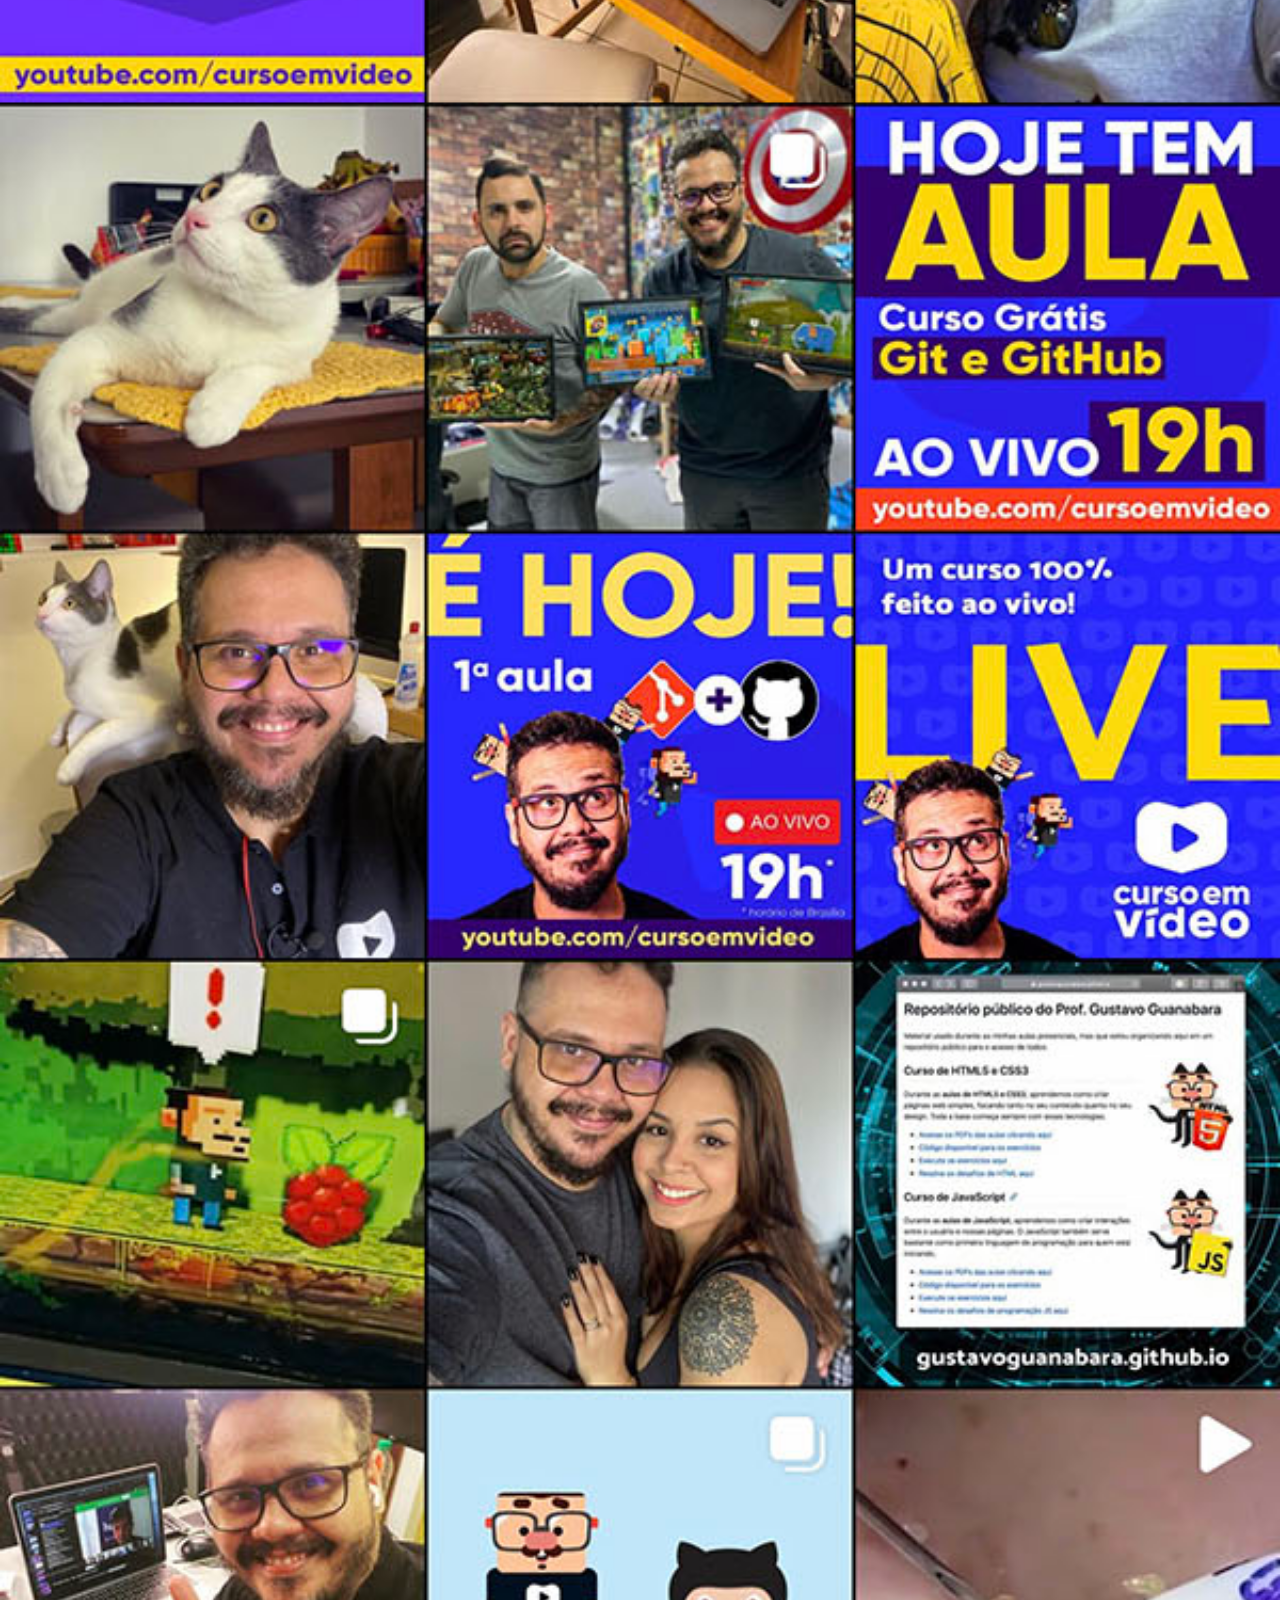
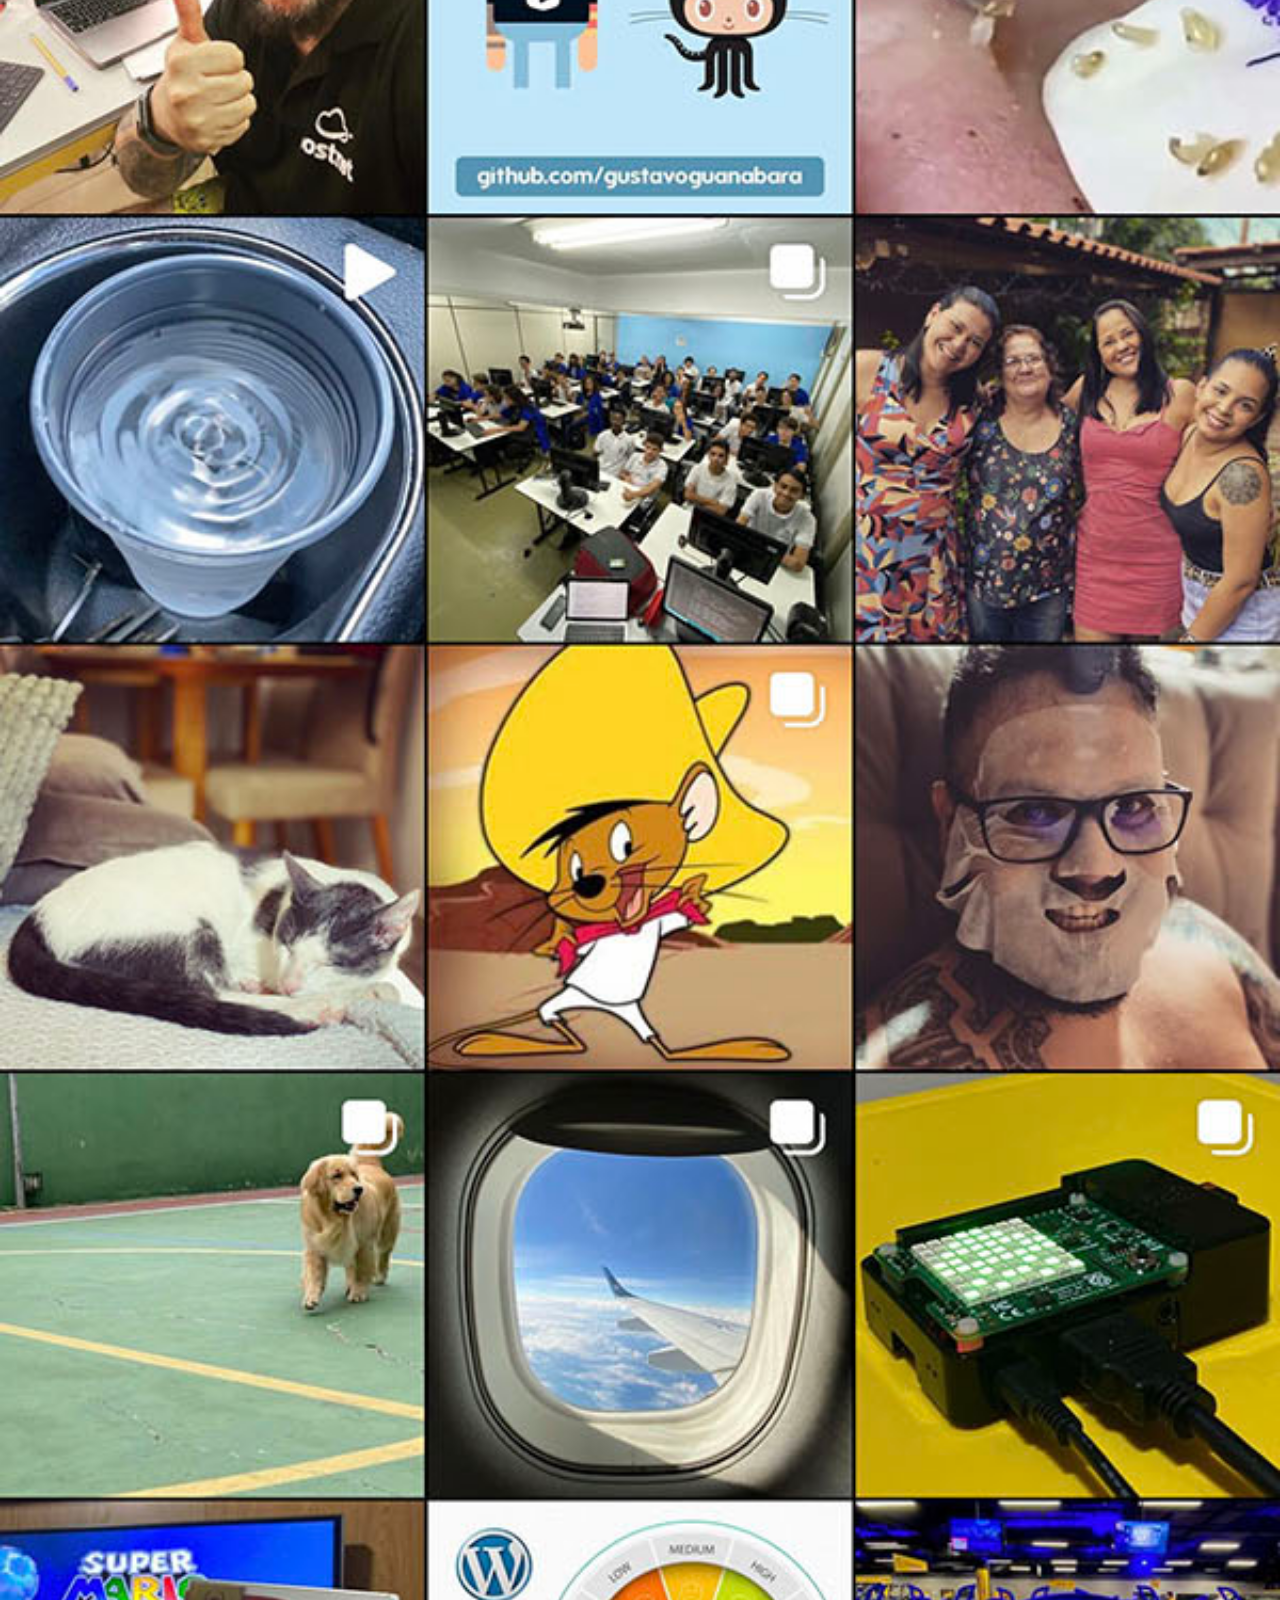
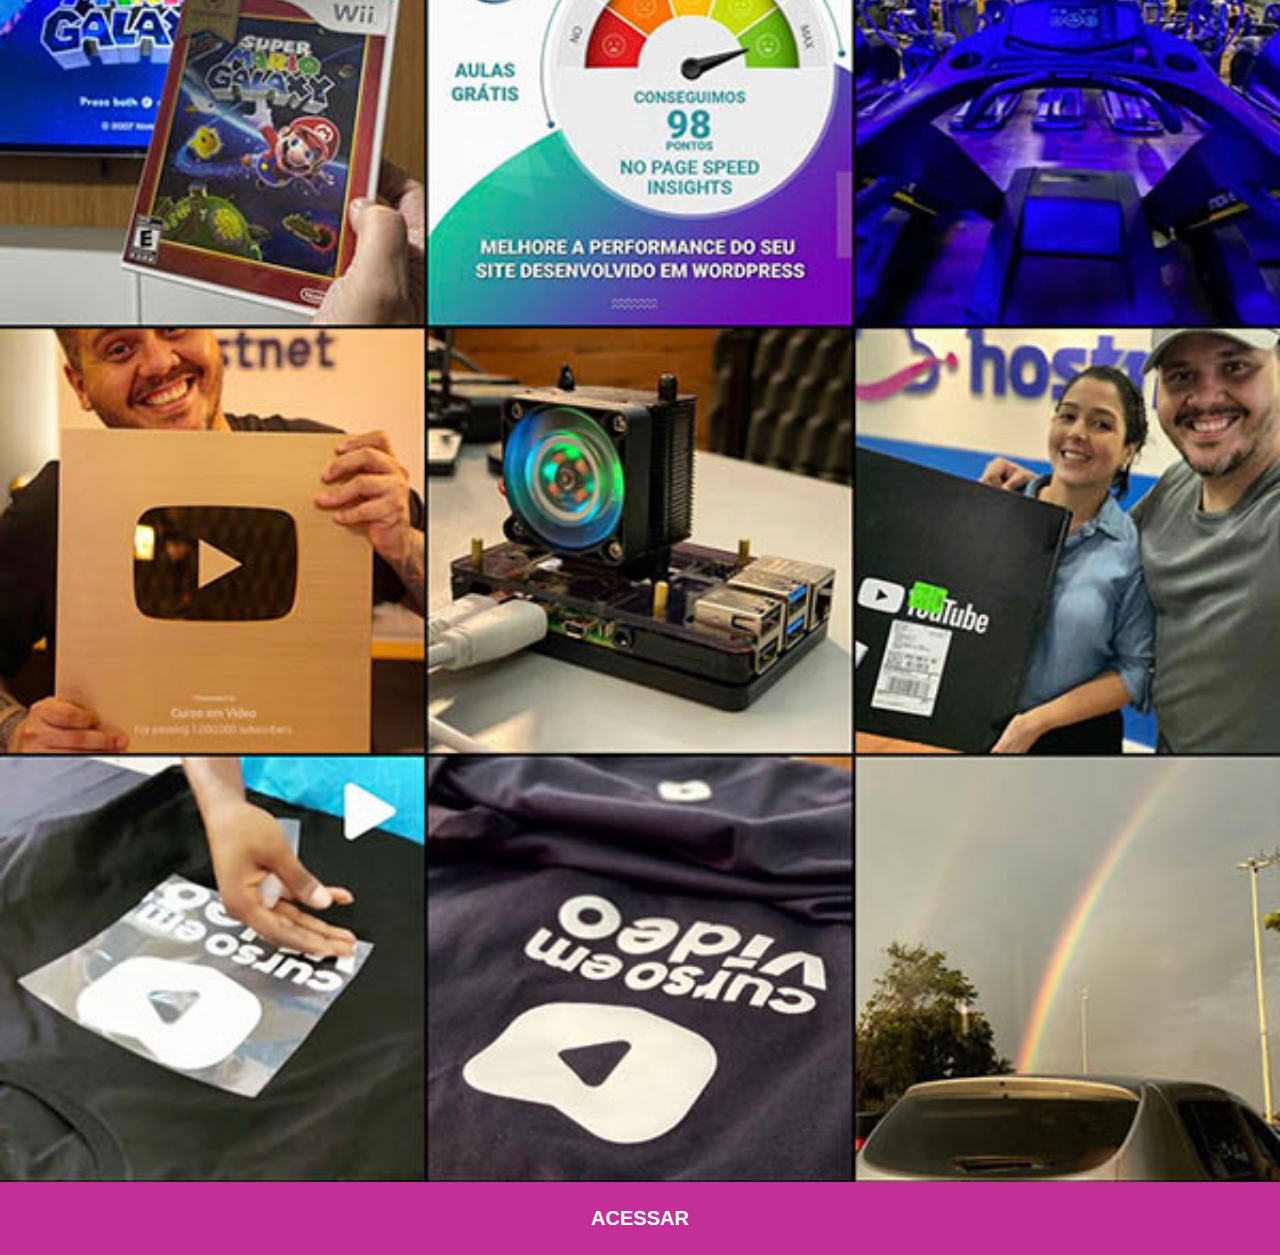
<file: pages/instagram.html>
<!DOCTYPE html>
<html lang="pt-BR">

<head>
    <meta charset="UTF-8">
    <meta name="viewport" content="width=device-width, initial-scale=1.0">
    <title>Instagram</title>
    <link rel="stylesheet" href="/styles/indexPages.css">
    <style>
        #botao-instagram {
            background-color: #C22F99;

        }
    </style>
</head>

<body>
    <main>
        <img src="../src/imagens/tela-instagram.jpg" alt="">
    </main>
    <footer>
        <a href="https://www.instagram.com/cursoemvideo/" target="_blank" id="botao-instagram" class="botao">ACESSAR</a>
    </footer>
</body>

</html>
</file>
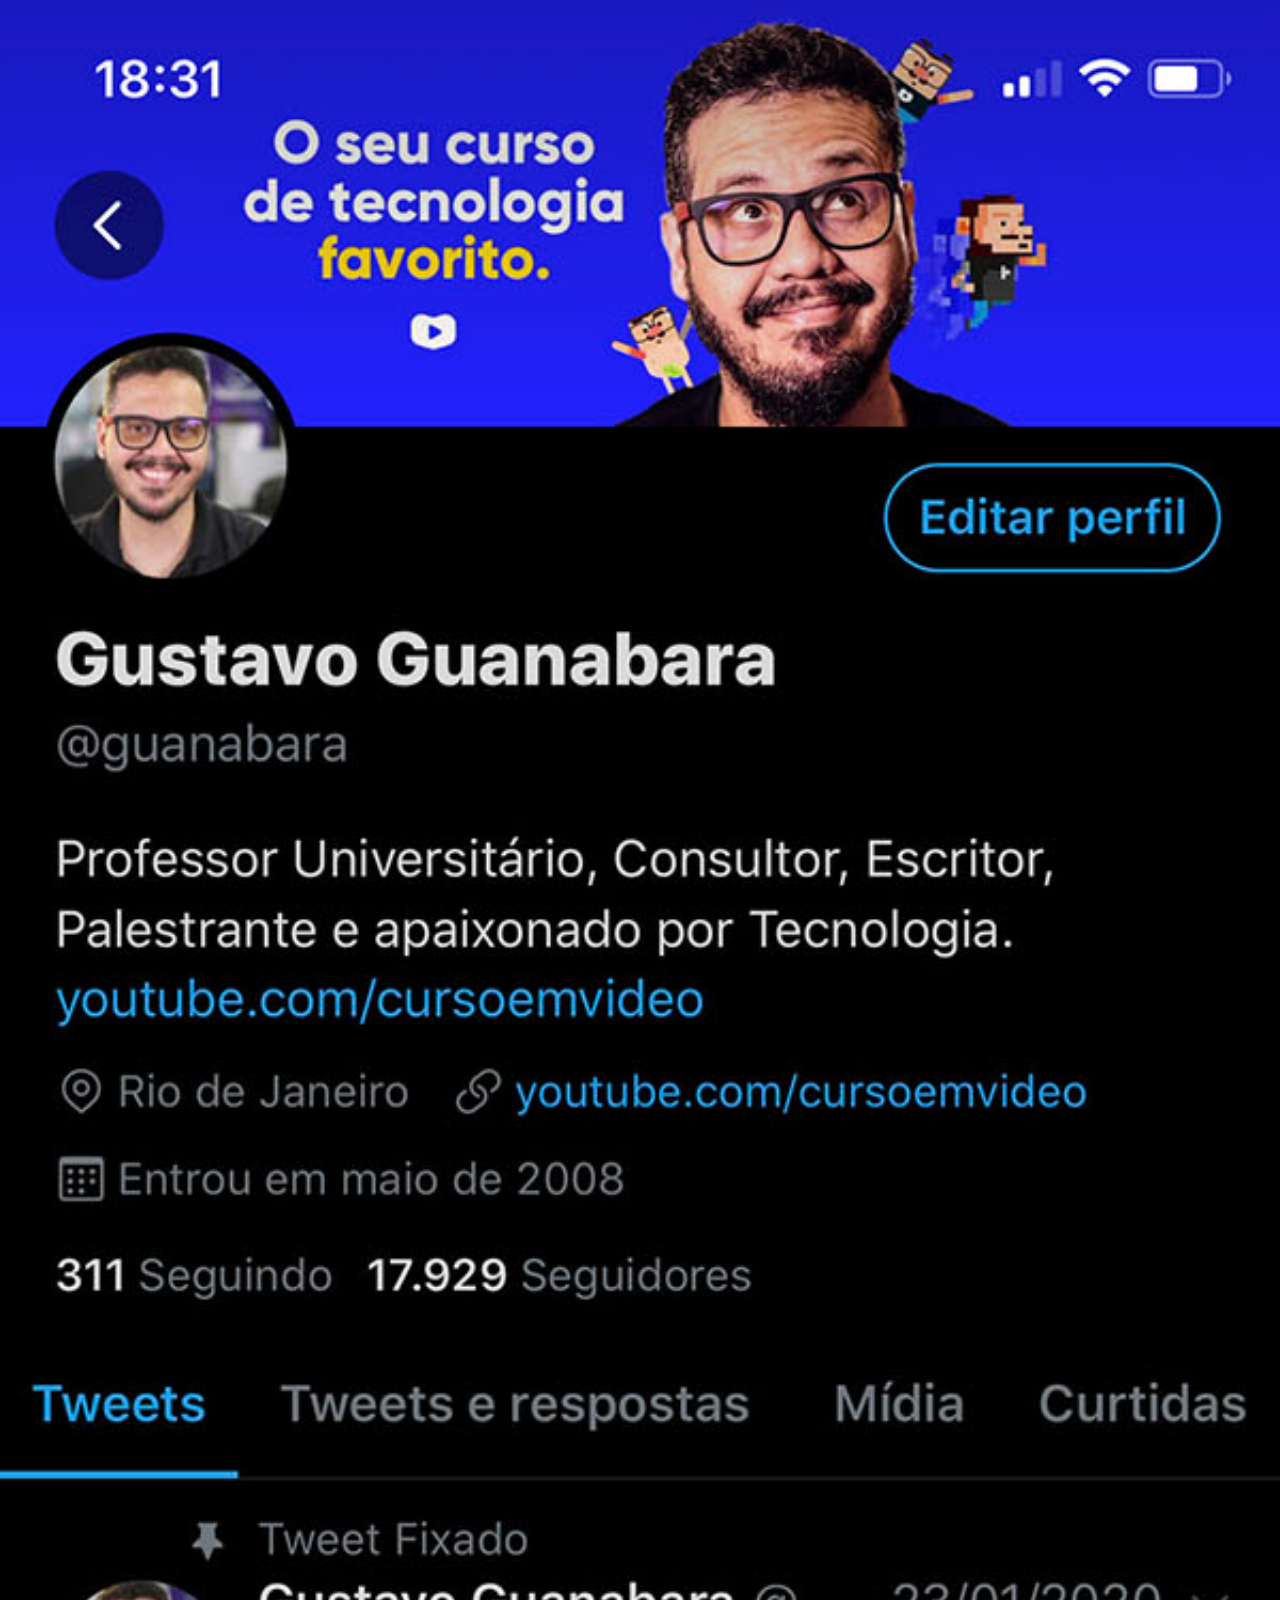
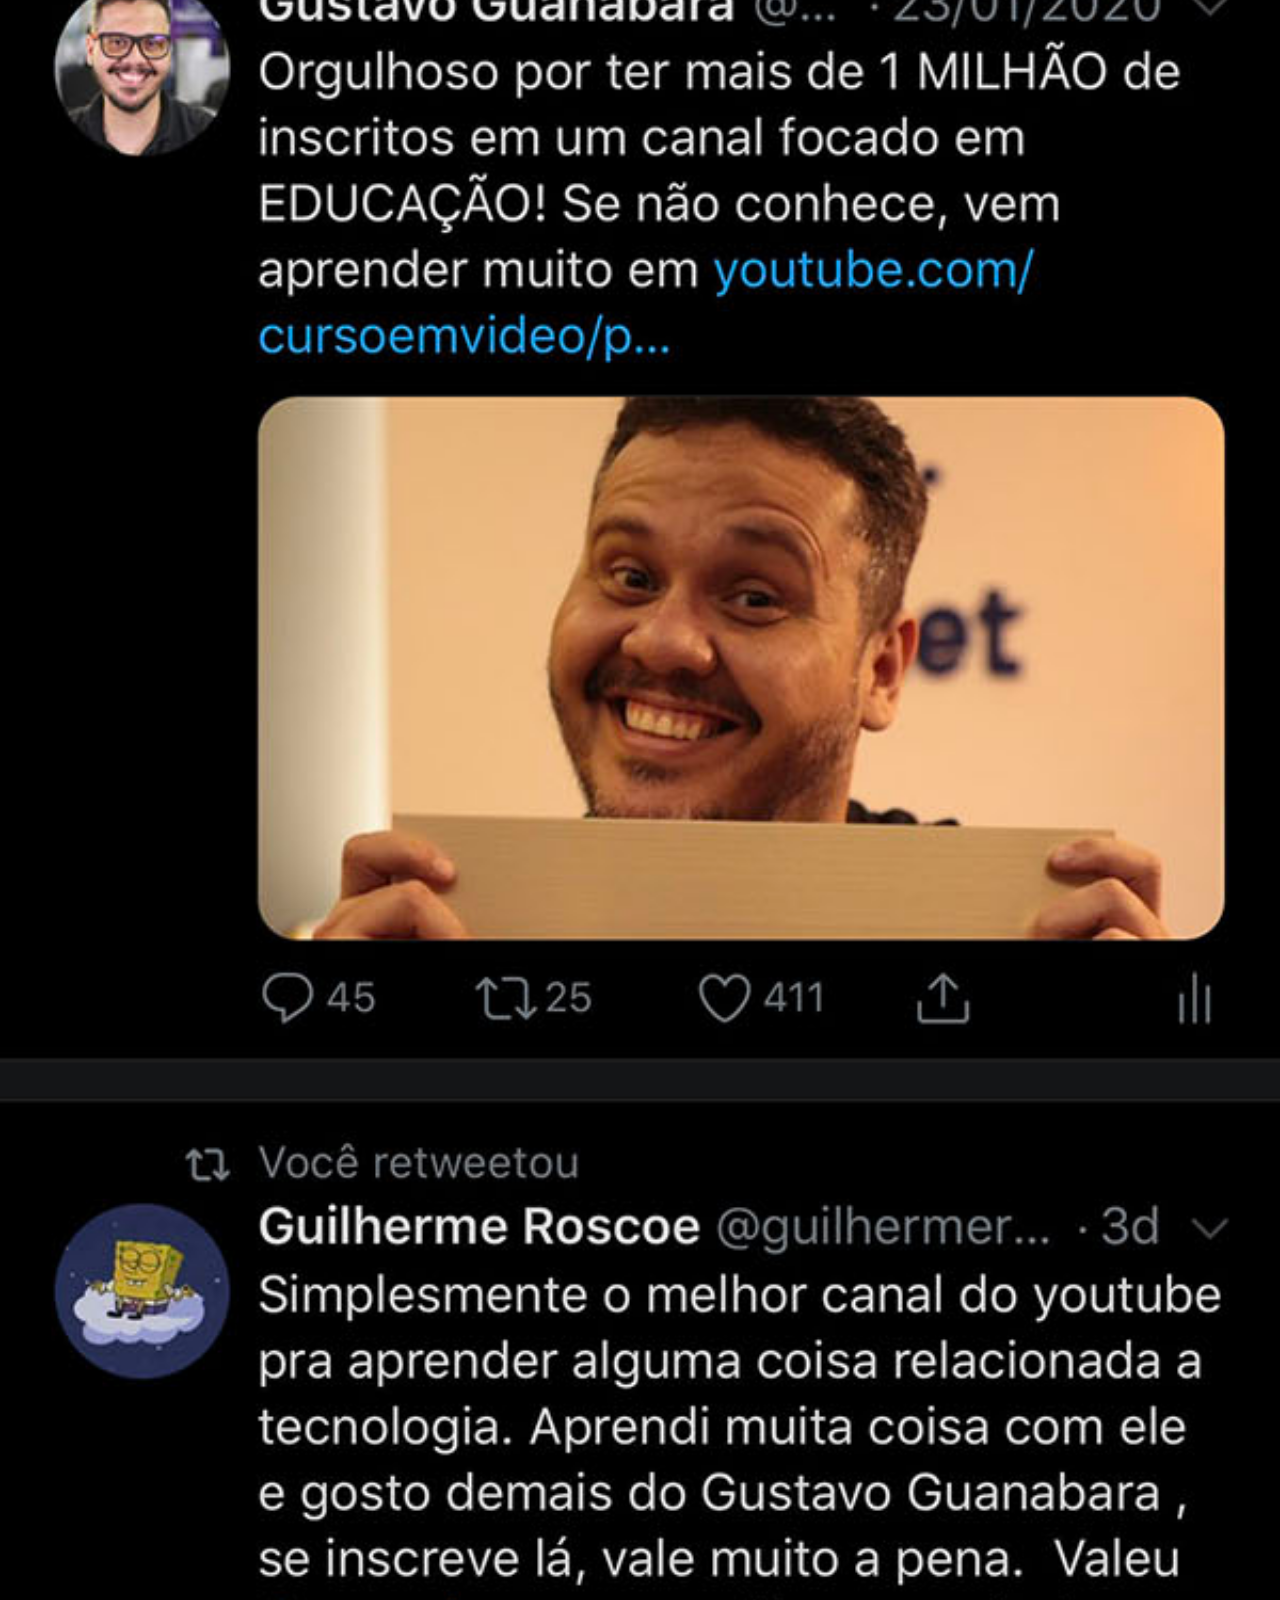
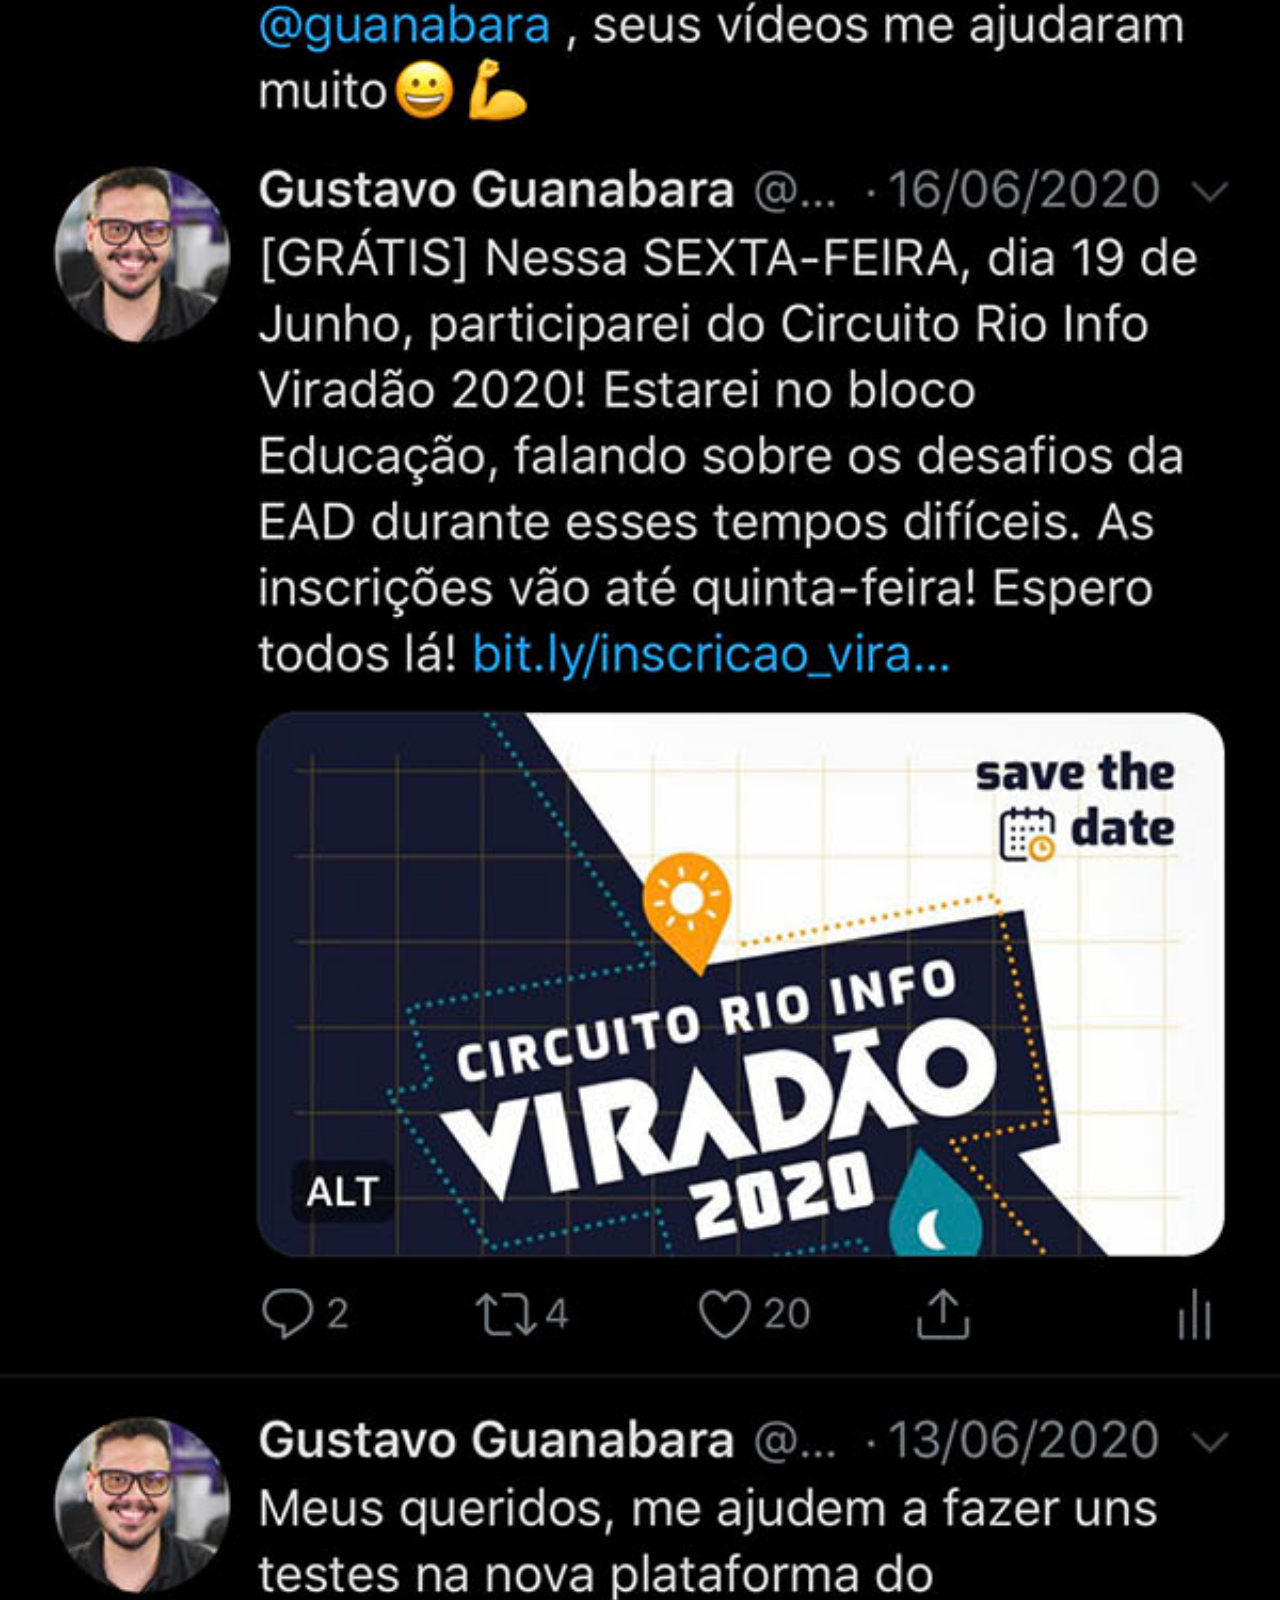
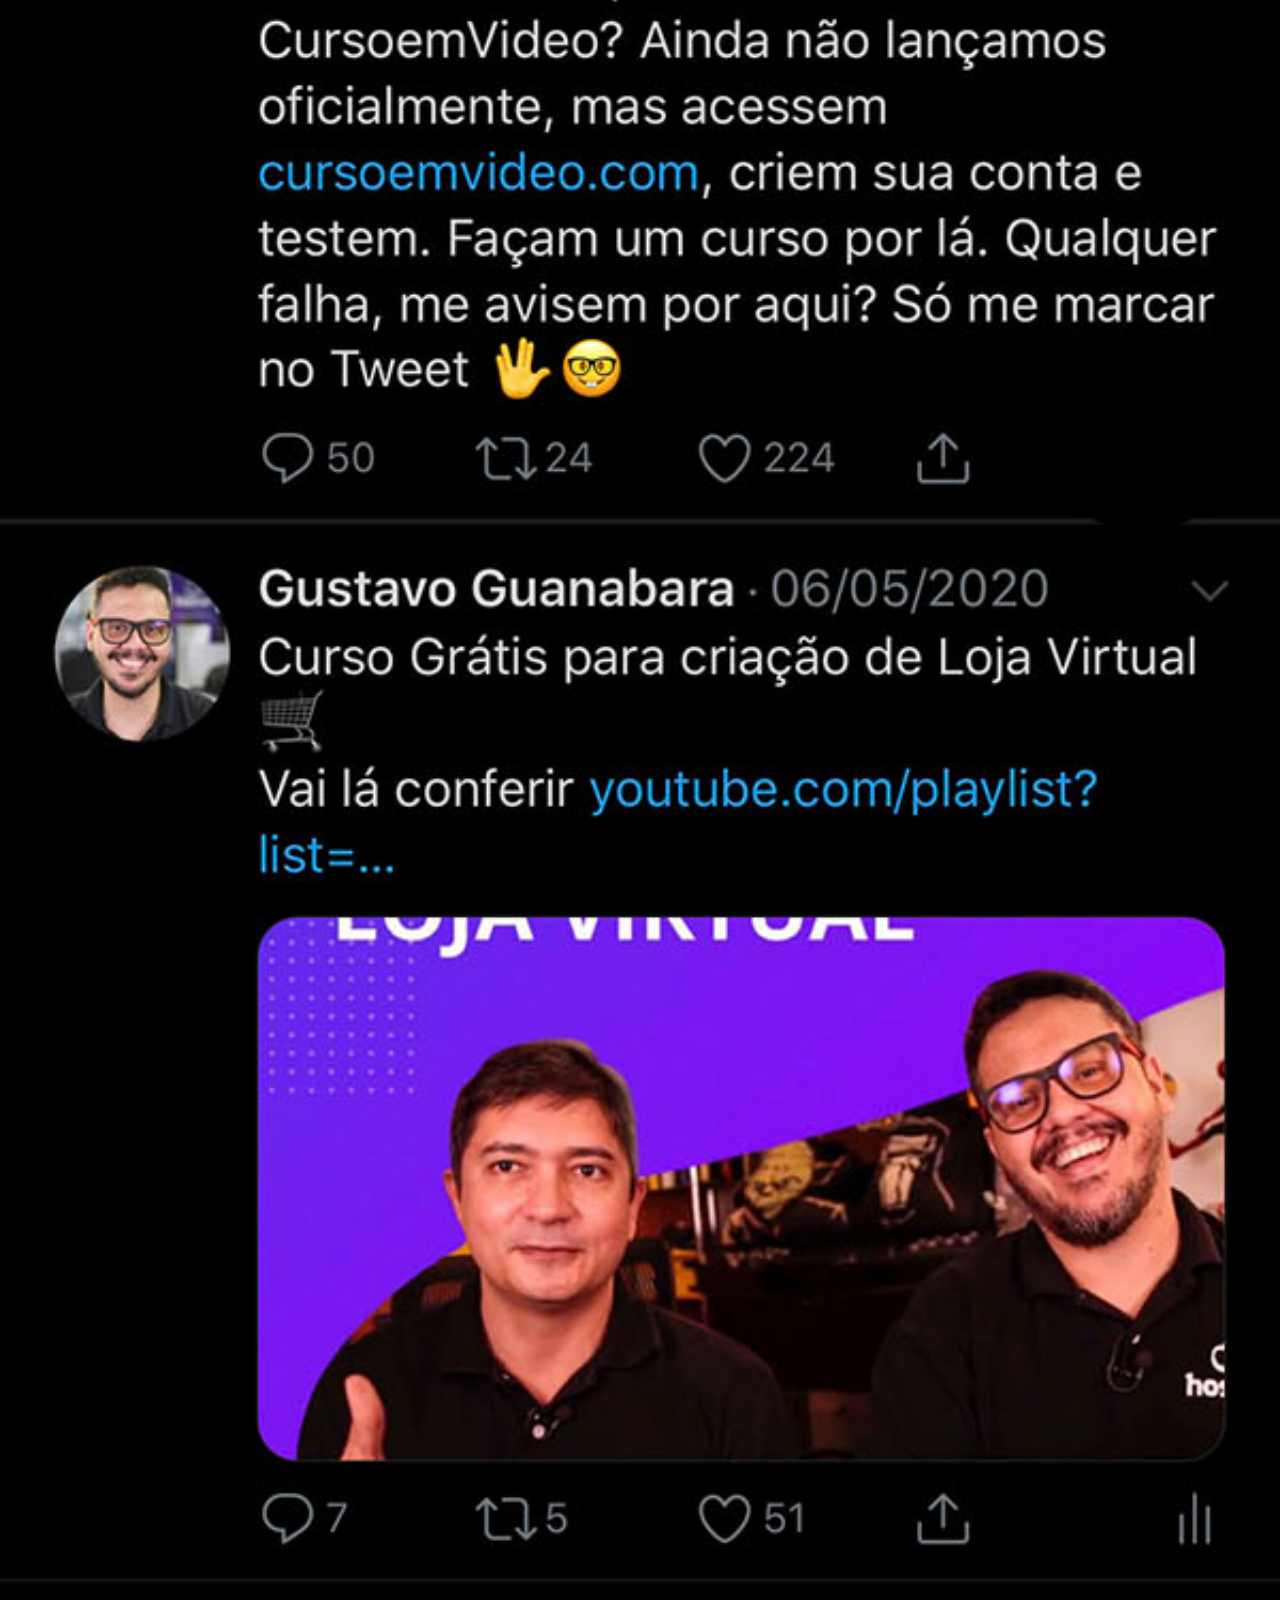
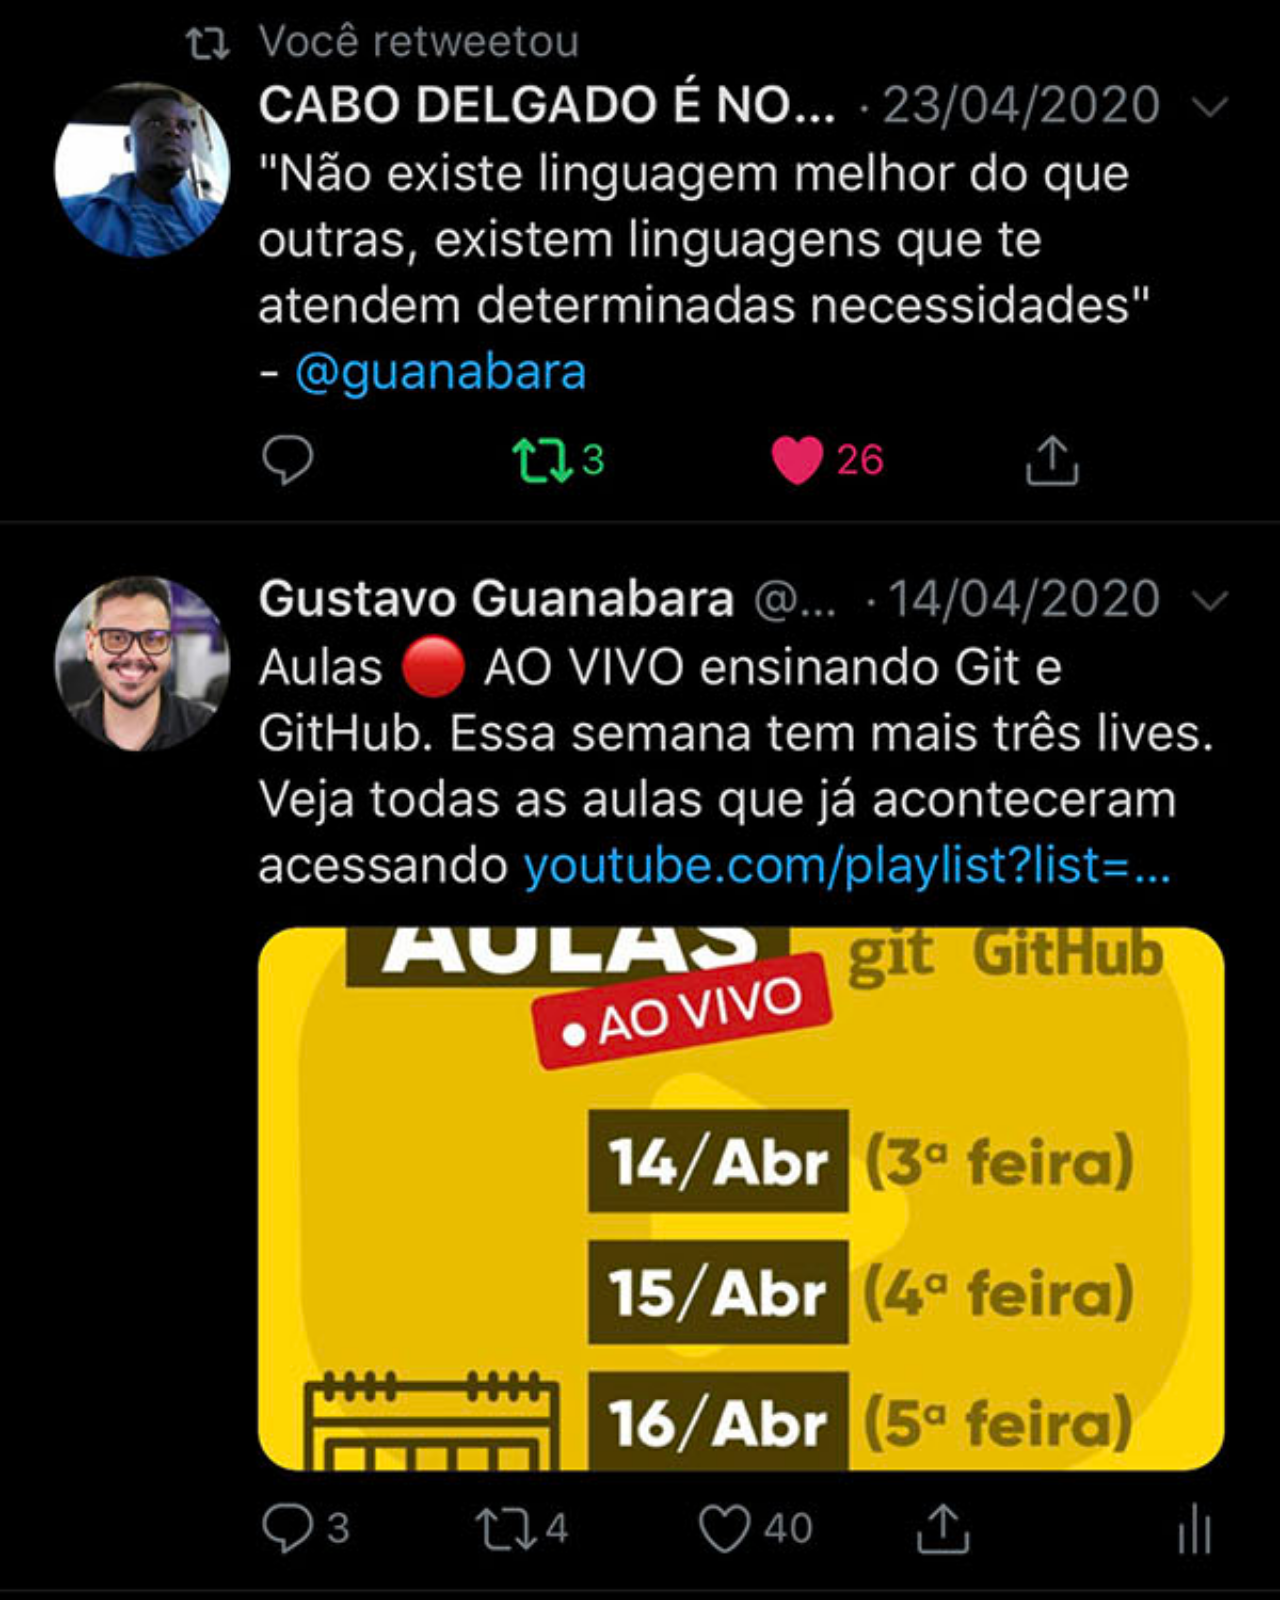
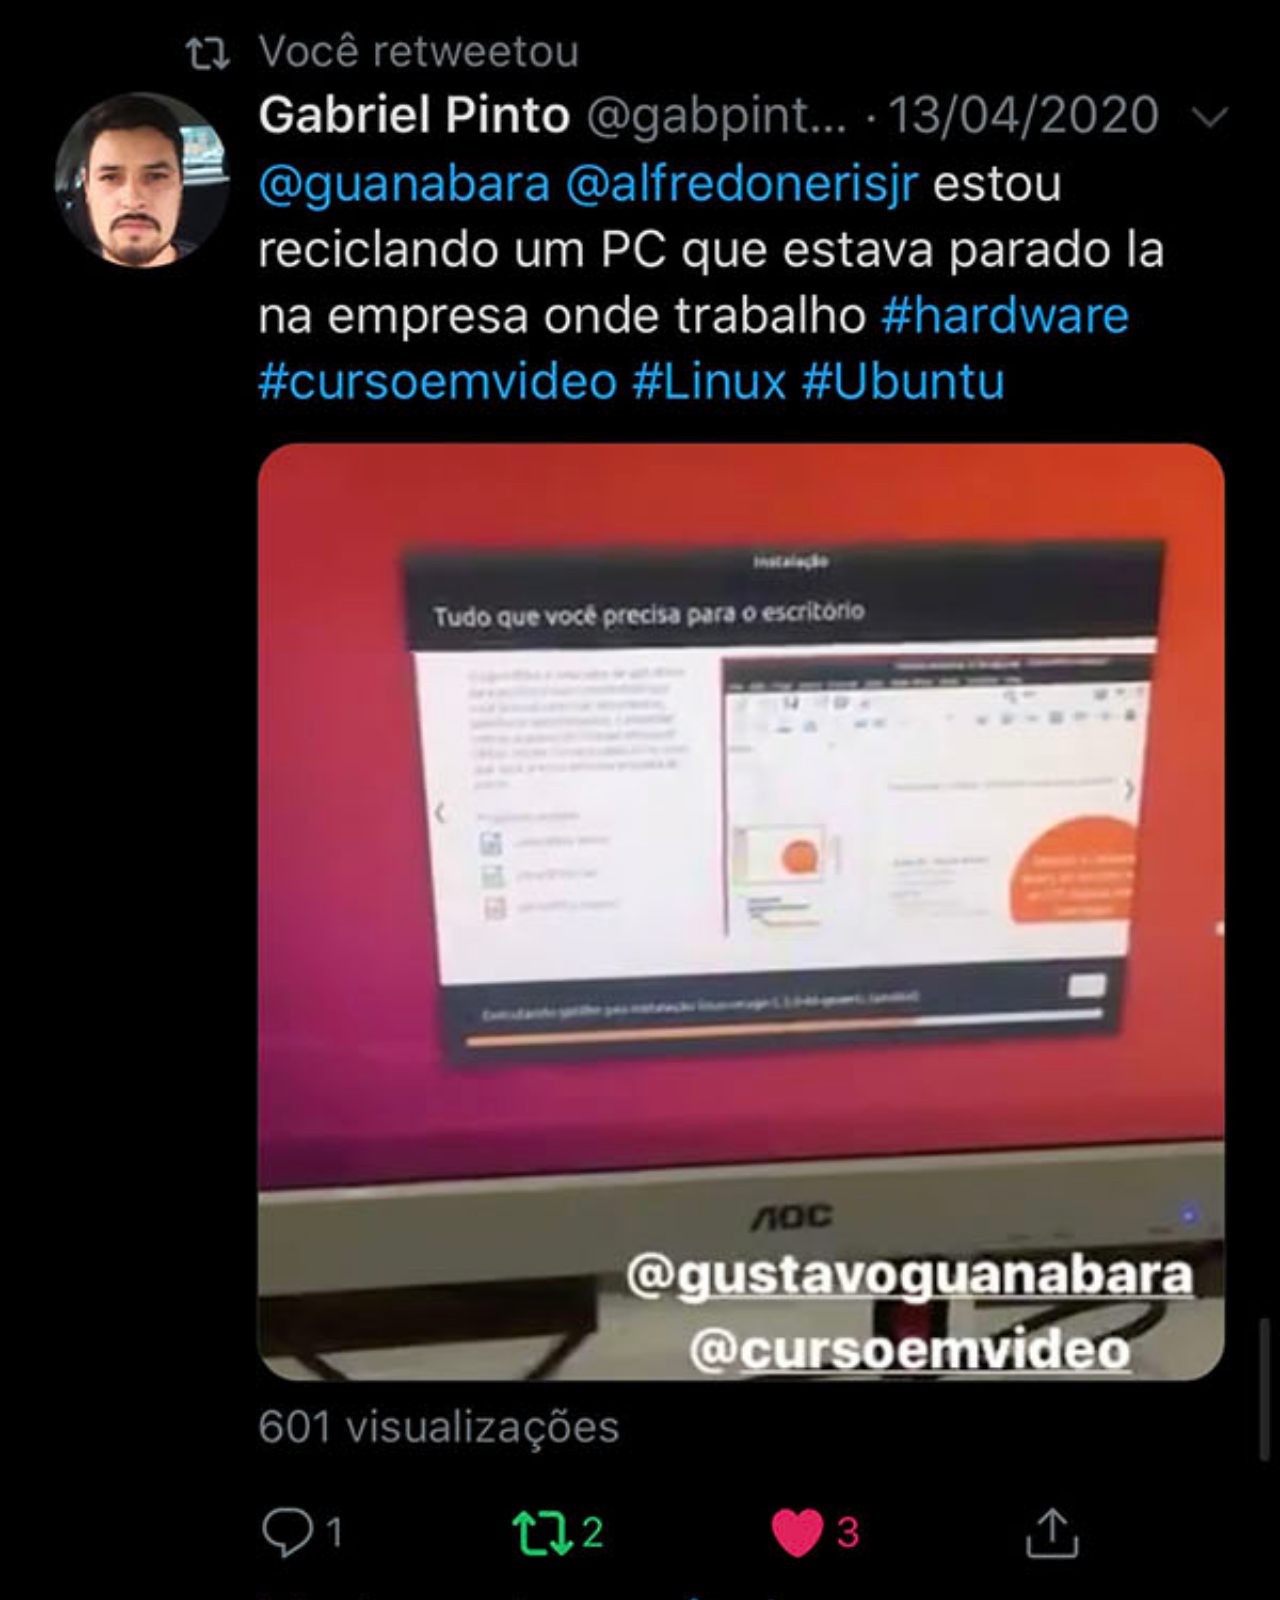
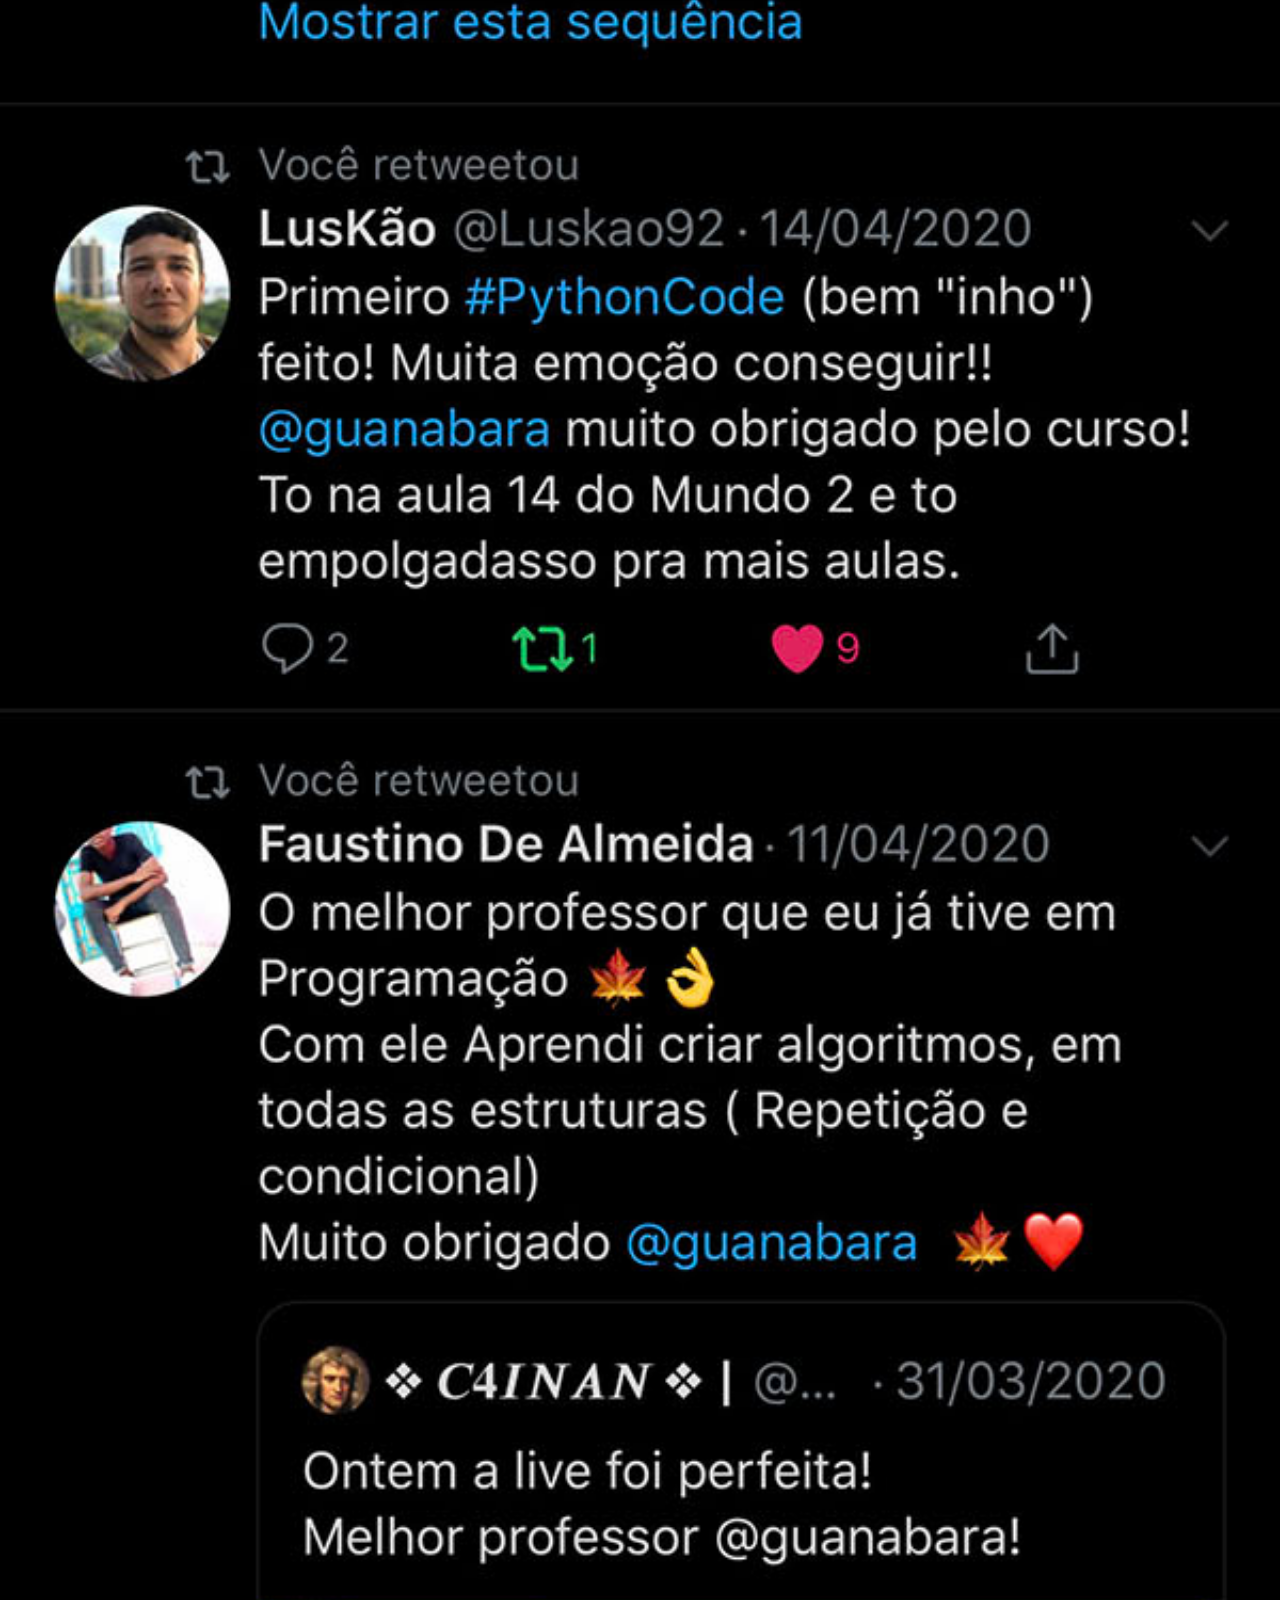
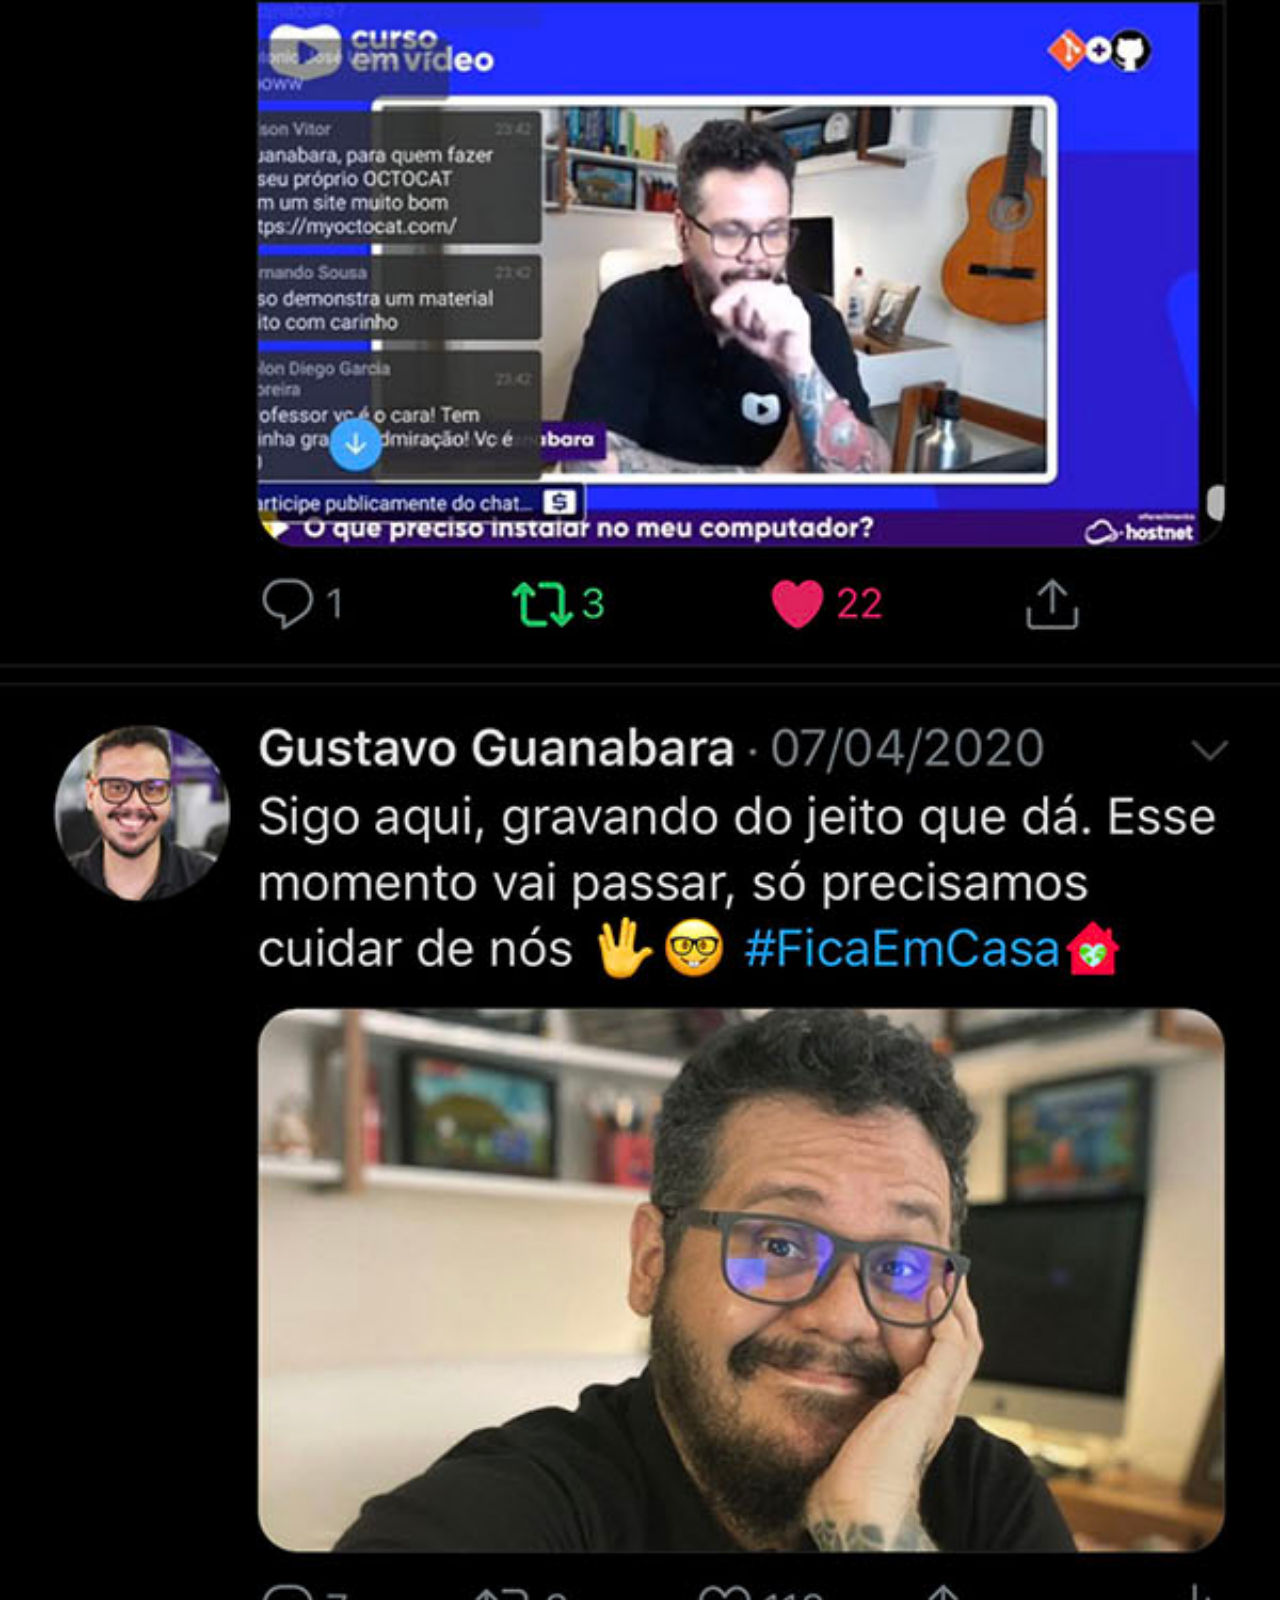
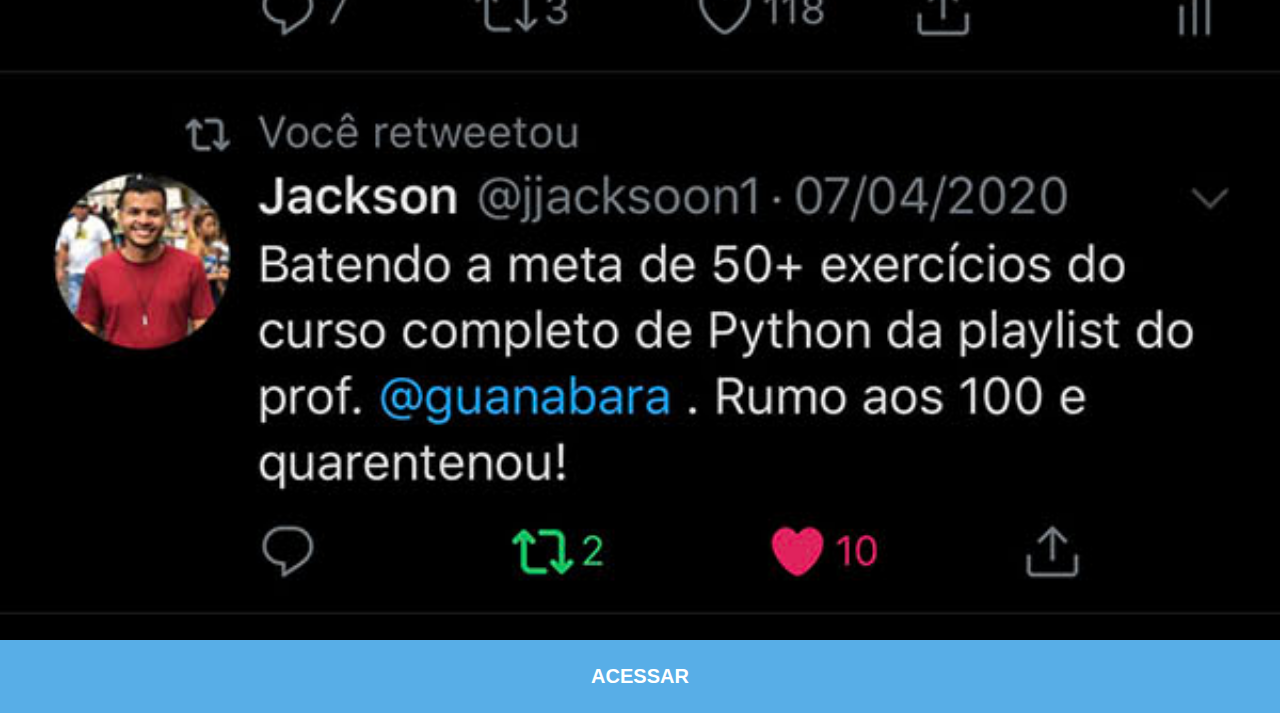
<file: pages/twitter.html>
<!DOCTYPE html>
<html lang="pt-BR">

<head>
    <meta charset="UTF-8">
    <meta name="viewport" content="width=device-width, initial-scale=1.0">
    <link rel="stylesheet" href="/styles/indexPages.css">
    <link rel="shortcut icon" href="../src/imagens/logo-twitter.jpg" type="image/x-icon">
    <title>Twitter</title>
    <style>
        #botao-twitter {
            background-color: #58AEE7;
        }
    </style>
</head>

<body>
    <main>
        <img src="../src/imagens/tela-twitter.jpg" alt="">
    </main>
    <footer>
        <a href="https://x.com/cursosemvideo" target="_blank" id="botao-twitter" class="botao">ACESSAR</a>
    </footer>
</body>

</html>
</file>
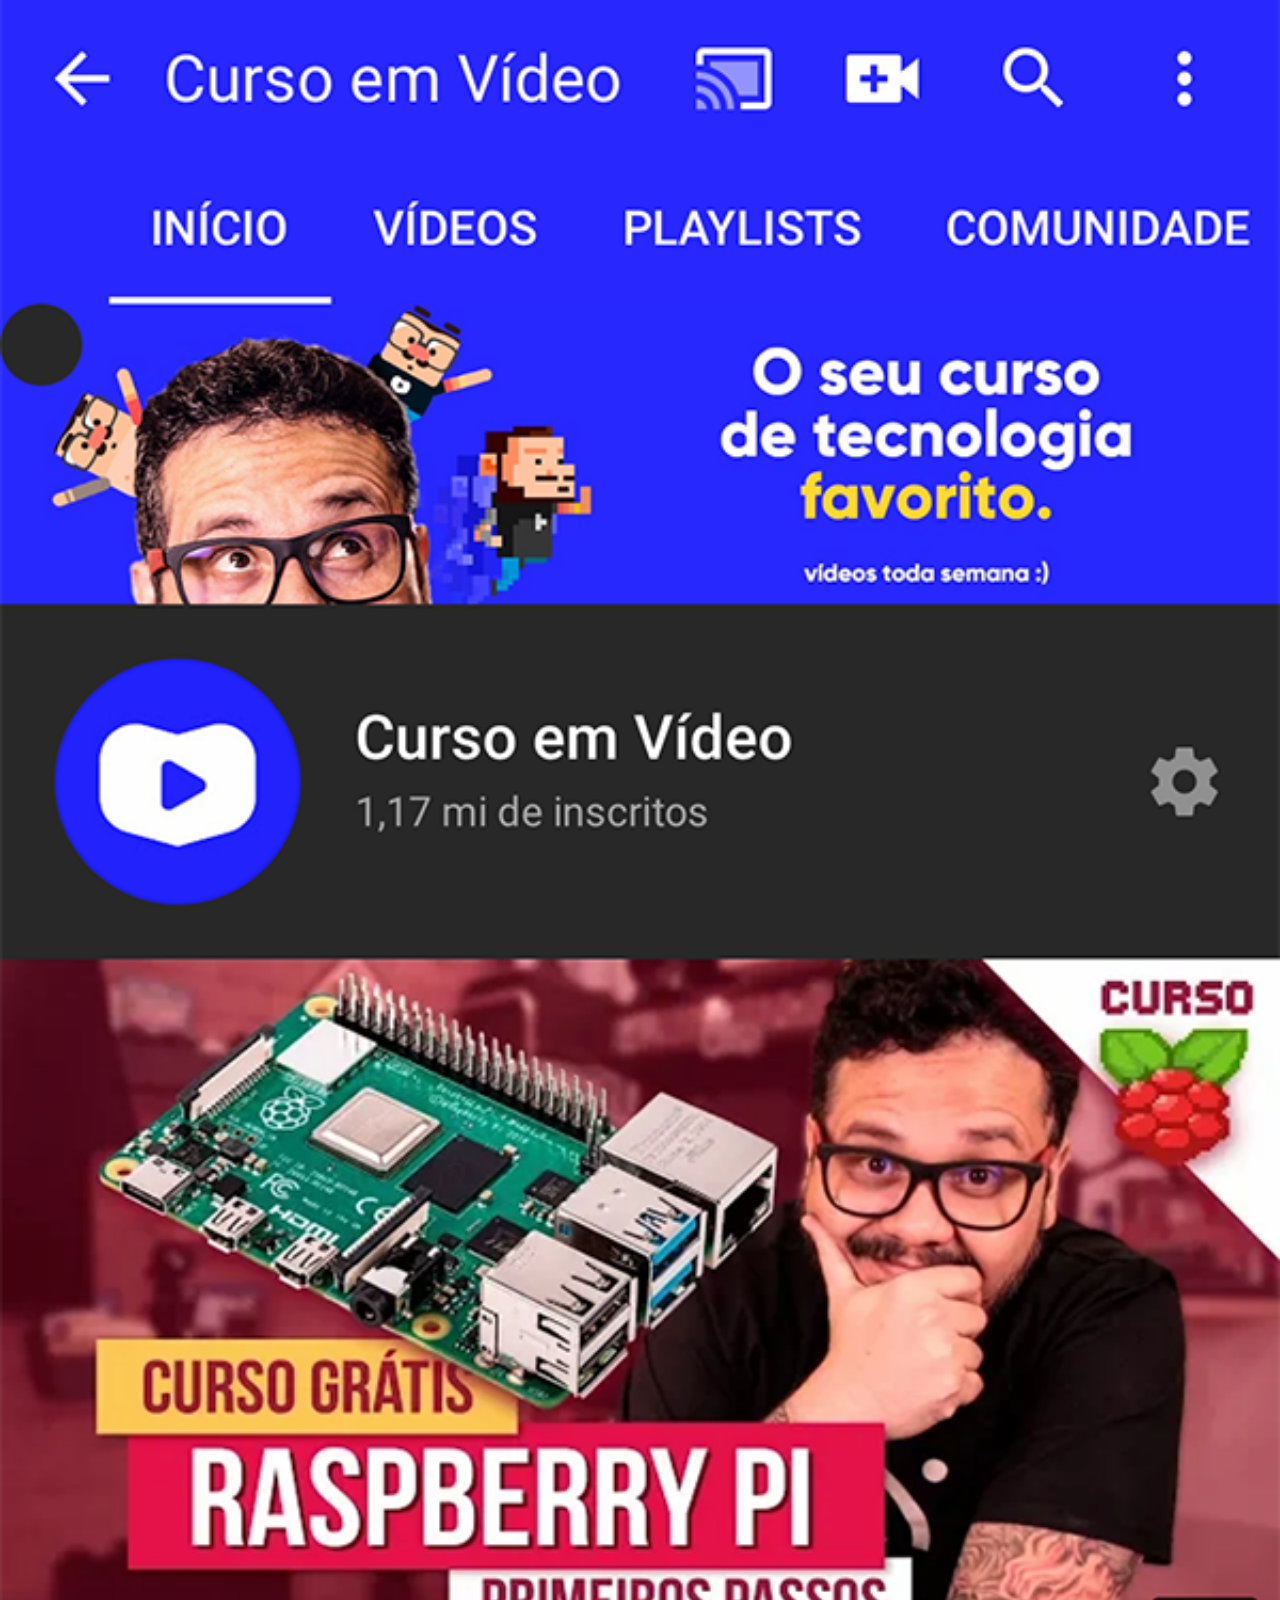
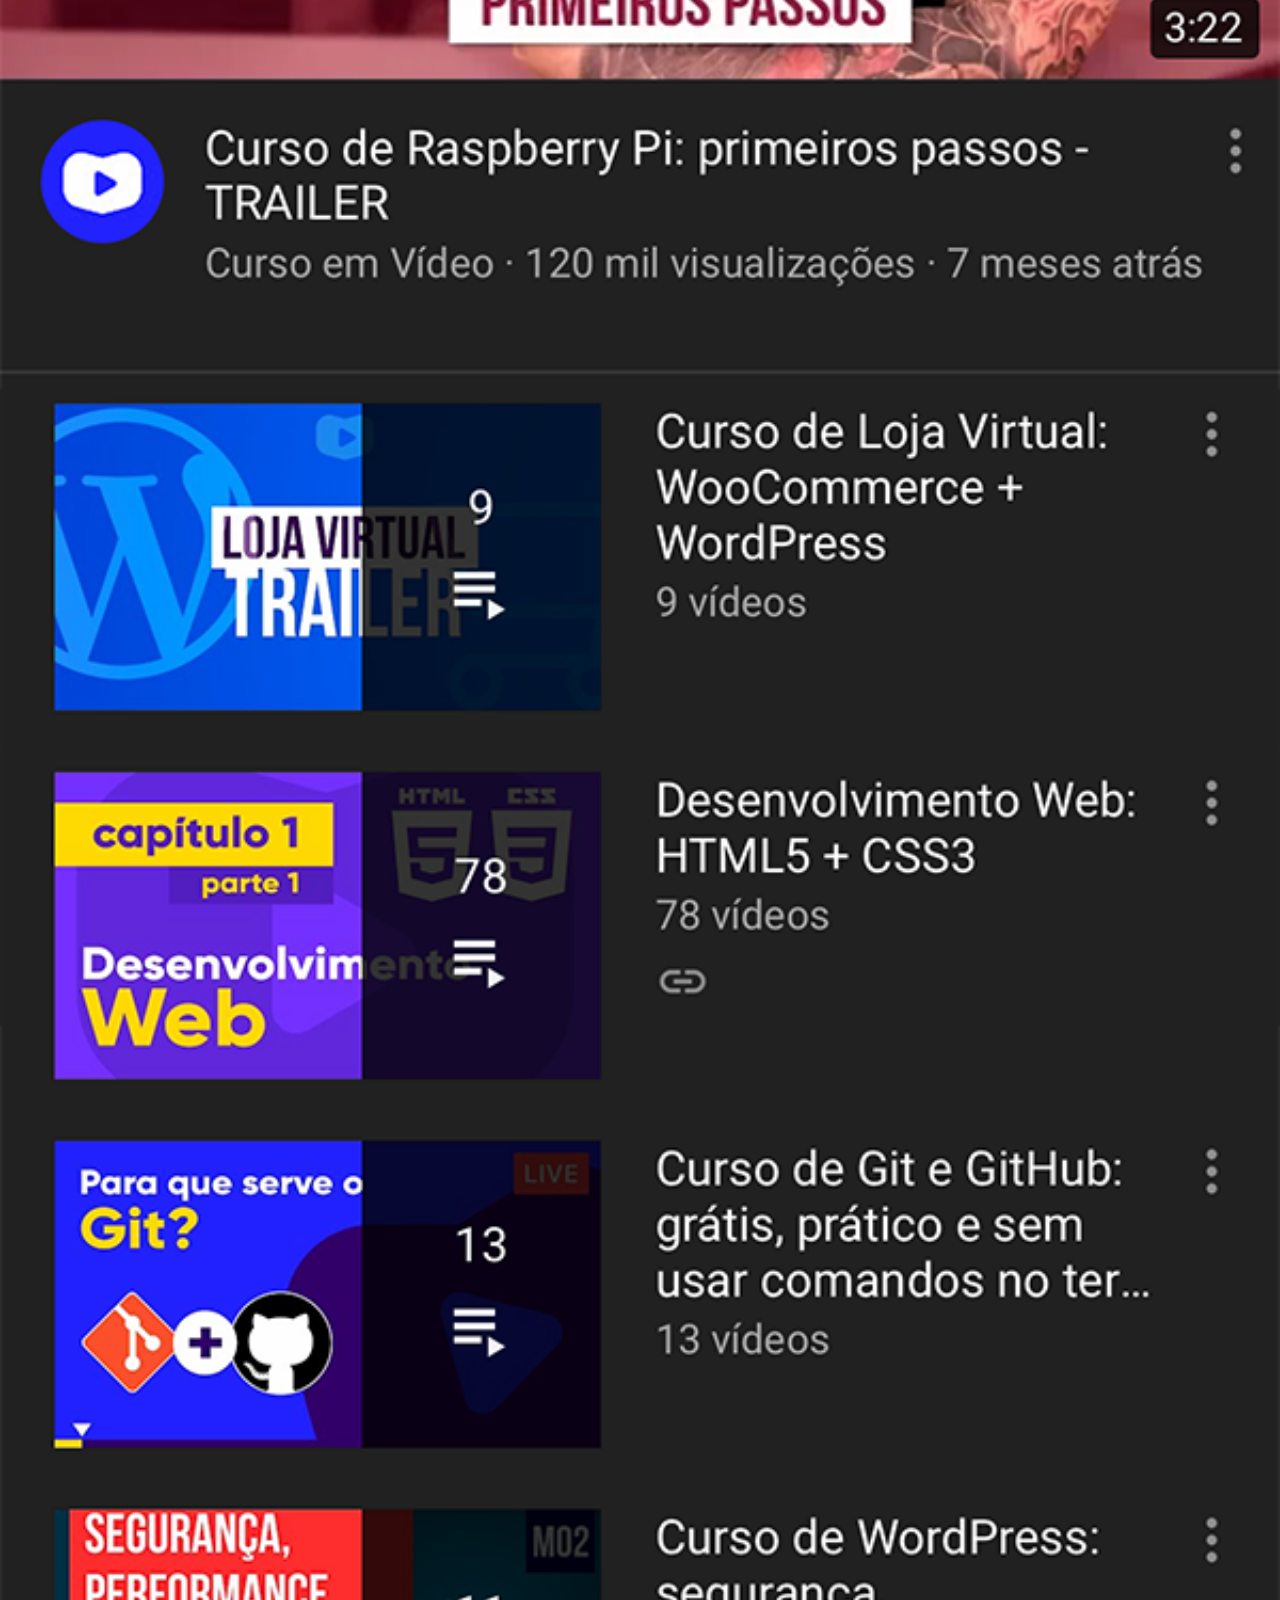
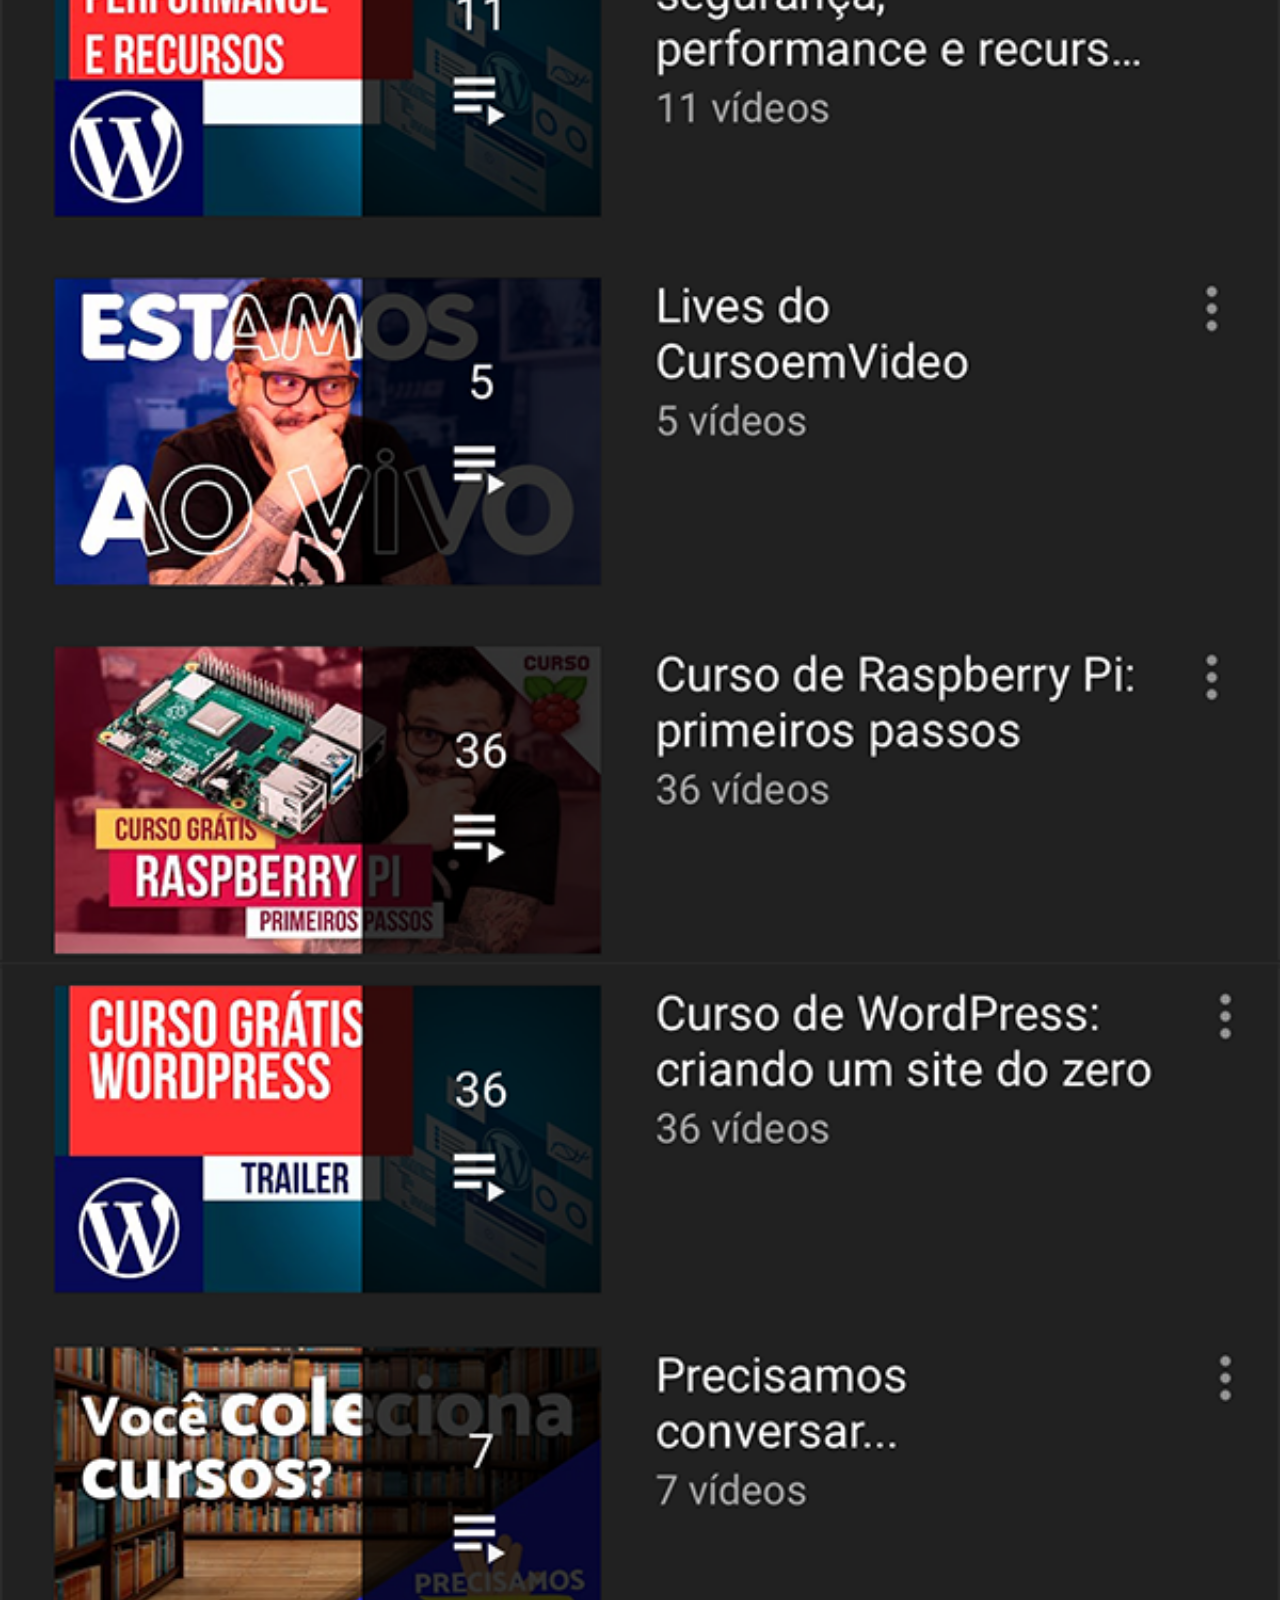
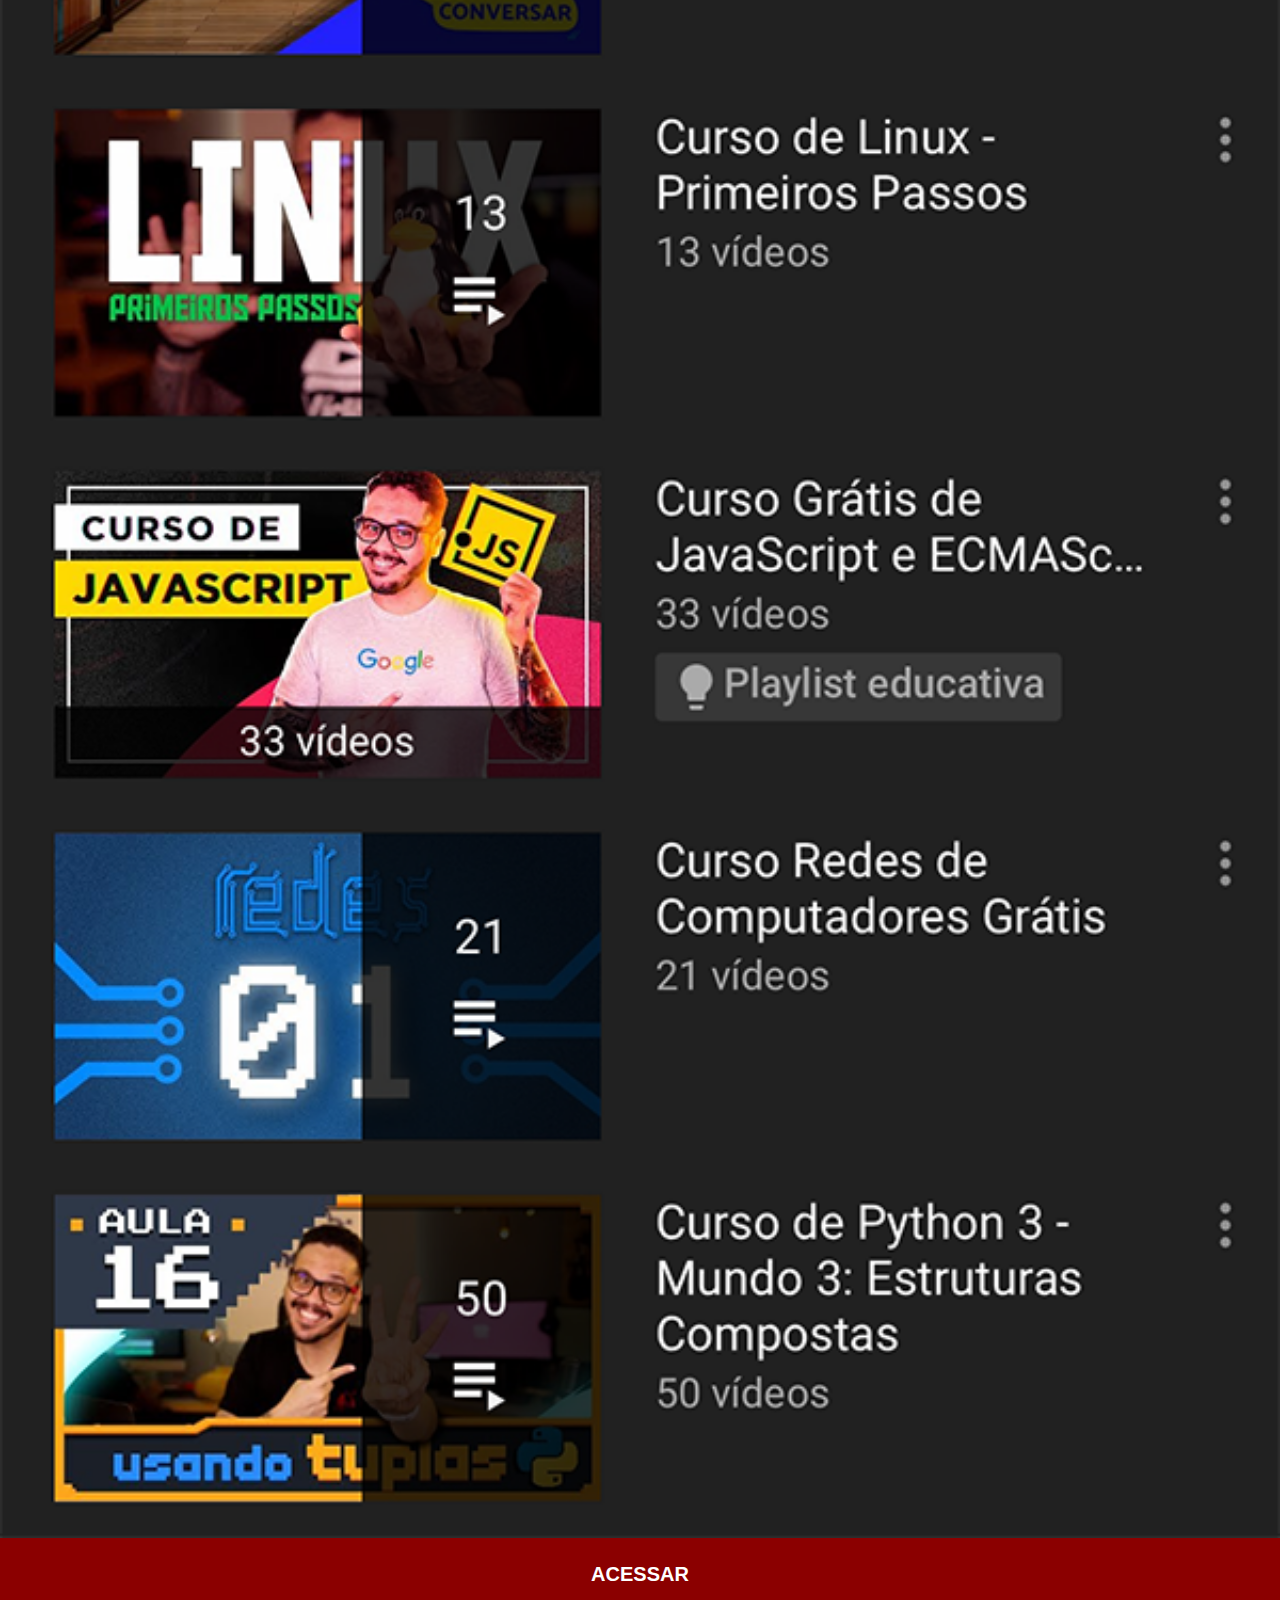
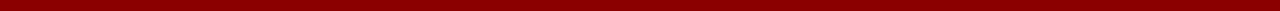
<file: pages/youtube.html>
<!DOCTYPE html>
<html lang="pt-BR">

<head>
    <meta charset="UTF-8">
    <meta name="viewport" content="width=device-width, initial-scale=1.0">
    <title>Youtube</title>
    <link rel="stylesheet" href="/styles/indexPages.css">
    <link rel="shortcut icon" href="src/imagens/logo-youtube.jpg" type="image/x-icon">
    <style>
        #botao-youtube {
            background-color: darkred;

        }
    </style>
</head>

<body>
    <img src="../src/imagens/tela-youtube.png" alt="">
    <a href="https://www.youtube.com/cursoemvideo" target="_blank" id="botao-youtube" class="botao">ACESSAR</a>

</body>

</html>
</file>
<file: styles/indexPages.css>
@charset "UTF-8";

* {
  padding: 0px;
  margin: 0px;
}

img {
  width: 100vw;
}

::-webkit-scrollbar {
  width: 0px;
  height: 0px;
}

.botao {
  display: block;
  padding: 25px;
  text-align: center;
  color: white;
  font-family: "Gill Sans", "Gill Sans MT", Calibri, "Trebuchet MS", sans-serif;
  text-decoration: none;
  font-weight: bold;
  margin-top: -4px;
  font-size: 20px;
}
</file>
